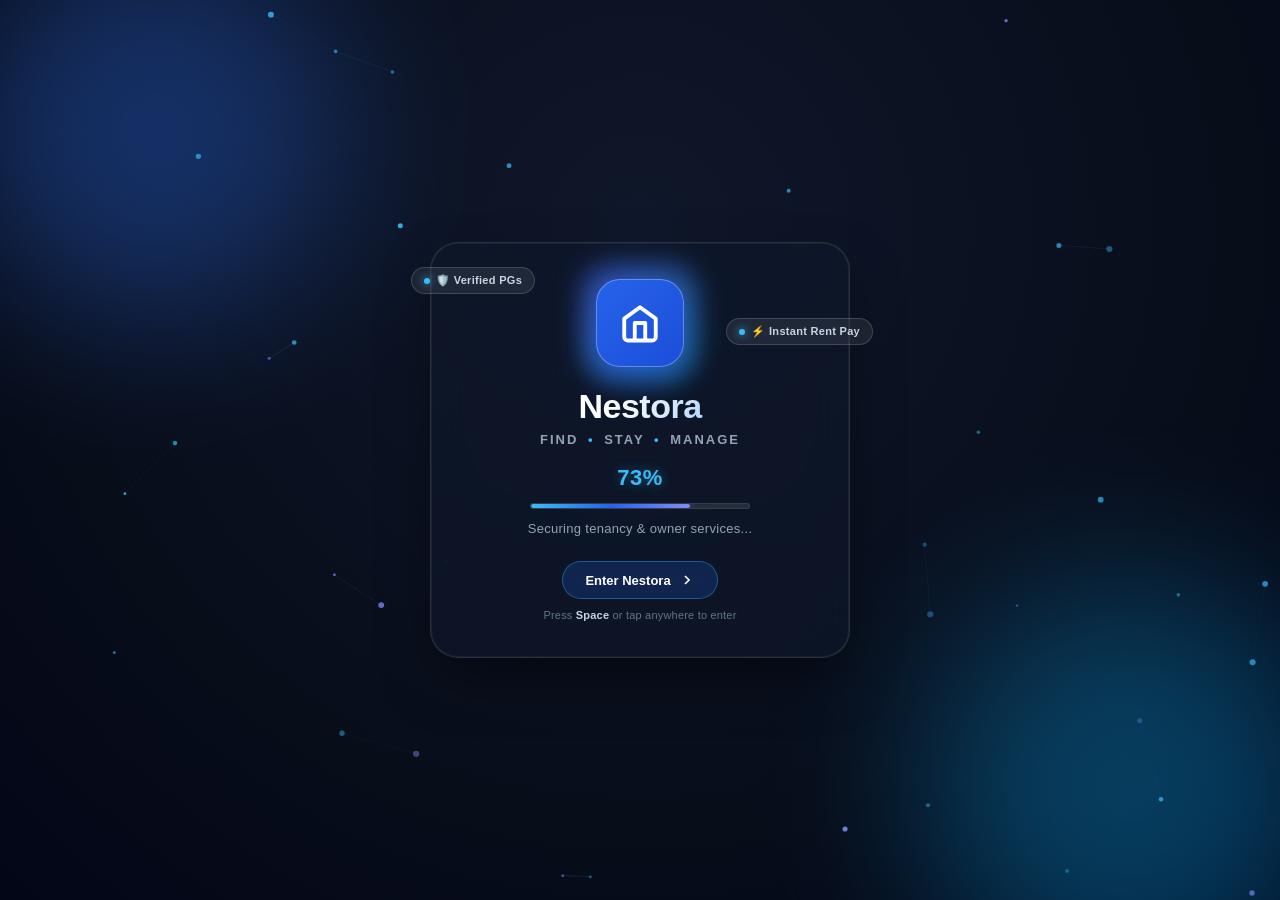
<file: index.html>
<!DOCTYPE html>

<html lang="en">

<head>
    <meta charset="UTF-8">
    <meta name="viewport" content="width=device-width, initial-scale=1.0">


<title>Nestora | Welcome</title>

<link rel="stylesheet" href="style.css">


</head>

<body>

<!-- ================= INTERACTIVE PRELOADER ================= -->
<div id="appPreloader" class="app-preloader" role="status" aria-live="polite" aria-label="Loading Nestora">
    <!-- Interactive Canvas Background -->
    <canvas id="preloaderCanvas" class="preloader-canvas"></canvas>

    <!-- Ambient Glowing Backdrop -->
    <div class="preloader-backdrop">
        <div class="glow-orb glow-orb-1"></div>
        <div class="glow-orb glow-orb-2"></div>
    </div>

    <!-- Centered Interactive Card with 3D Parallax & Physics -->
    <div class="preloader-content" id="preloaderCard">
        <!-- Floating Interactive Feature Badges -->
        <div class="preloader-chip chip-left" title="Click to interact">
            <span class="chip-dot"></span> 🛡️ Verified PGs
        </div>
        <div class="preloader-chip chip-right" title="Click to interact">
            <span class="chip-dot"></span> ⚡ Instant Rent Pay
        </div>

        <div class="preloader-icon-wrapper" id="preloaderLogoWrapper">
            <div class="preloader-pulse-ring ring-1"></div>
            <div class="preloader-pulse-ring ring-2"></div>
            <div class="preloader-icon-box" id="preloaderIconBox">
                <svg width="42" height="42" viewBox="0 0 24 24" fill="none" stroke="currentColor" stroke-width="2.2" stroke-linecap="round" stroke-linejoin="round">
                    <path d="M3 9.5L12 3l9 6.5V20a2 2 0 0 1-2 2H5a2 2 0 0 1-2-2z"/>
                    <polyline points="9 22 9 12 15 12 15 22"/>
                </svg>
            </div>
        </div>

        <div class="preloader-brand">
            <h1 class="preloader-title">Nestora</h1>
            <p class="preloader-tagline">Find <span>•</span> Stay <span>•</span> Manage</p>
        </div>

        <!-- Numeric Counter & Progress Indicator -->
        <div class="preloader-stats">
            <span class="preloader-counter" id="preloaderCounter">0%</span>
        </div>

        <div class="preloader-loader-wrapper">
            <div class="preloader-progress-track">
                <div class="preloader-progress-bar" id="preloaderProgressBar"></div>
            </div>
        </div>

        <p class="preloader-status-text" id="preloaderStatusText">Initializing Nestora platform...</p>

        <!-- Interactive Skip / Enter Button -->
        <button id="skipPreloaderBtn" class="preloader-enter-btn" type="button" aria-label="Enter Nestora directly">
            <span>Enter Nestora</span>
            <svg width="16" height="16" viewBox="0 0 24 24" fill="none" stroke="currentColor" stroke-width="2.5"><polyline points="9 18 15 12 9 6"></polyline></svg>
        </button>
        <span class="preloader-tip">Press <strong>Space</strong> or tap anywhere to enter</span>
    </div>
</div>
<noscript>
    <style>
        #appPreloader { display: none !important; }
    </style>
</noscript>

<!-- ================= NAVBAR ================= -->

<nav class="navbar">

    <div class="logo">
        Nestora
    </div>

    <div class="nav-right" style="display: flex; gap: 10px;">
        <a href="owner-auth.html" class="nav-box owner-box">
            Owner
        </a>
        <a href="admin-auth.html" class="nav-box" style="background: #fee2e2; color: #b91c1c; border: 1px solid #fecaca;">
            Admin 🛡️
        </a>
    </div>

</nav>


<!-- ================= WELCOME SECTION ================= -->

<main class="welcome-page">

    <!-- Ambient Glowing Backdrop -->
    <div class="welcome-bg-glows">
        <div class="welcome-orb orb-1"></div>
        <div class="welcome-orb orb-2"></div>
    </div>

    <div class="welcome-container">
        <!-- Main Interactive Hero Card -->
        <div class="welcome-card" id="interactiveWelcomeCard">
            
            <div class="welcome-badge">
                <span class="badge-pulse"></span>
                <span>Smart Living Ecosystem</span>
            </div>

            <h1>Welcome to <span>Nestora</span></h1>

            <p class="tagline">
                Find <span>•</span> Stay <span>•</span> Manage
            </p>

            <p class="description">
                The modern, hassle-free PG living platform for tenants and property owners. Seamless onboarding, verified spaces, and instant grievance management.
            </p>

            <!-- Interactive Role Selector Grid -->
            <div class="role-selector-grid">
                <a href="tenant-auth.html" class="role-card active-role">
                    <div class="role-icon-box tenant-role">
                        <svg width="22" height="22" viewBox="0 0 24 24" fill="none" stroke="currentColor" stroke-width="2"><path d="M20 21v-2a4 4 0 0 0-4-4H8a4 4 0 0 0-4 4v2"/><circle cx="12" cy="7" r="4"/></svg>
                    </div>
                    <div class="role-info">
                        <strong>Tenant Portal</strong>
                        <span>Browse, book & stay</span>
                    </div>
                    <span class="role-arrow">➔</span>
                </a>

                <a href="owner-auth.html" class="role-card">
                    <div class="role-icon-box owner-role">
                        <svg width="22" height="22" viewBox="0 0 24 24" fill="none" stroke="currentColor" stroke-width="2"><path d="M3 9l9-7 9 7v11a2 2 0 0 1-2 2H5a2 2 0 0 1-2-2z"/><polyline points="9 22 9 12 15 12 15 22"/></svg>
                    </div>
                    <div class="role-info">
                        <strong>PG Owner Portal</strong>
                        <span>Manage rooms & tenants</span>
                    </div>
                    <span class="role-arrow">➔</span>
                </a>

                <a href="admin-auth.html" class="role-card admin-role-card">
                    <div class="role-icon-box admin-role">
                        <svg width="22" height="22" viewBox="0 0 24 24" fill="none" stroke="currentColor" stroke-width="2"><path d="M12 22s8-4 8-10V5l-8-3-8 3v7c0 6 8 10 8 10z"/></svg>
                    </div>
                    <div class="role-info">
                        <strong>Admin Portal</strong>
                        <span>Platform governance</span>
                    </div>
                    <span class="role-arrow">➔</span>
                </a>
            </div>

            <!-- Primary Action Buttons -->
            <div class="welcome-buttons">
                <a href="tenant-auth.html" class="btn-interactive primary">
                    <span>Sign In</span>
                    <svg width="16" height="16" viewBox="0 0 24 24" fill="none" stroke="currentColor" stroke-width="2.5"><polyline points="9 18 15 12 9 6"></polyline></svg>
                </a>

                <a href="tenant-auth.html?mode=signup" class="btn-interactive secondary">
                    <span>Sign Up</span>
                </a>
            </div>

            <!-- Trust & Feature Strip -->
            <div class="welcome-feature-strip">
                <div class="feature-pill">
                    <svg width="15" height="15" viewBox="0 0 24 24" fill="none" stroke="#2563eb" stroke-width="2.5"><path d="M22 11.08V12a10 10 0 1 1-5.93-9.14"/><polyline points="22 4 12 14.01 9 11.01"/></svg>
                    <span>100% Verified PGs</span>
                </div>
                <div class="feature-pill">
                    <svg width="15" height="15" viewBox="0 0 24 24" fill="none" stroke="#2563eb" stroke-width="2.5"><rect x="1" y="4" width="22" height="16" rx="2" ry="2"/><line x1="1" y1="10" x2="23" y2="10"/></svg>
                    <span>Instant Rent Tracker</span>
                </div>
                <div class="feature-pill">
                    <svg width="15" height="15" viewBox="0 0 24 24" fill="none" stroke="#2563eb" stroke-width="2.5"><path d="M14.7 6.3a1 1 0 0 0 0 1.4l1.6 1.6a1 1 0 0 0 1.4 0l3.77-3.77a6 6 0 0 1-7.94 7.94l-6.91 6.91a2.12 2.12 0 0 1-3-3l6.91-6.91a6 6 0 0 1 7.94-7.94l-3.76 3.76z"/></svg>
                    <span>Smart Maintenance</span>
                </div>
            </div>

        </div>
    </div>

</main>

<script>
    (function() {
        // -------------------------------------------------------------
        // 1. Interactive Particle Constellation Canvas
        // -------------------------------------------------------------
        const canvas = document.getElementById("preloaderCanvas");
        const ctx = canvas ? canvas.getContext("2d") : null;
        let animationFrameId = null;
        let particles = [];
        let ripples = [];
        const particleCount = 42;
        const mouse = { x: null, y: null, radius: 130 };

        function initCanvas() {
            if (!canvas || !ctx) return;
            resizeCanvas();
            particles = [];
            for (let i = 0; i < particleCount; i++) {
                particles.push({
                    x: Math.random() * canvas.width,
                    y: Math.random() * canvas.height,
                    vx: (Math.random() - 0.5) * 0.7,
                    vy: (Math.random() - 0.5) * 0.7,
                    radius: Math.random() * 2 + 1.2,
                    color: Math.random() > 0.4 ? "rgba(56, 189, 248, " : "rgba(129, 140, 248, ",
                    alpha: Math.random() * 0.6 + 0.3
                });
            }
        }

        function resizeCanvas() {
            if (!canvas) return;
            canvas.width = window.innerWidth;
            canvas.height = window.innerHeight;
        }

        window.addEventListener("resize", resizeCanvas);

        window.addEventListener("mousemove", (e) => {
            mouse.x = e.clientX;
            mouse.y = e.clientY;
        });

        window.addEventListener("mouseleave", () => {
            mouse.x = null;
            mouse.y = null;
        });

        // Shockwave ripple on click / tap
        window.addEventListener("click", (e) => {
            const preloader = document.getElementById("appPreloader");
            if (preloader && !preloader.classList.contains("preloader-hidden")) {
                ripples.push({
                    x: e.clientX,
                    y: e.clientY,
                    radius: 4,
                    maxRadius: 180,
                    alpha: 0.8
                });
            }
        });

        function animateParticles() {
            if (!ctx || !canvas) return;
            ctx.clearRect(0, 0, canvas.width, canvas.height);

            // Render & update ripples
            for (let i = ripples.length - 1; i >= 0; i--) {
                const r = ripples[i];
                r.radius += 4.5;
                r.alpha -= 0.025;
                if (r.alpha <= 0 || r.radius >= r.maxRadius) {
                    ripples.splice(i, 1);
                    continue;
                }
                ctx.save();
                ctx.beginPath();
                ctx.arc(r.x, r.y, r.radius, 0, Math.PI * 2);
                ctx.strokeStyle = `rgba(56, 189, 248, ${r.alpha})`;
                ctx.lineWidth = 2;
                ctx.stroke();
                ctx.restore();
            }

            // Render & update particles
            for (let i = 0; i < particles.length; i++) {
                const p = particles[i];
                p.x += p.vx;
                p.y += p.vy;

                if (p.x < 0 || p.x > canvas.width) p.vx *= -1;
                if (p.y < 0 || p.y > canvas.height) p.vy *= -1;

                // Connect lines between nearby particles
                for (let j = i + 1; j < particles.length; j++) {
                    const p2 = particles[j];
                    const dx = p.x - p2.x;
                    const dy = p.y - p2.y;
                    const dist = Math.sqrt(dx * dx + dy * dy);
                    if (dist < 100) {
                        const lineAlpha = (1 - dist / 100) * 0.25;
                        ctx.strokeStyle = `rgba(56, 189, 248, ${lineAlpha})`;
                        ctx.lineWidth = 0.8;
                        ctx.beginPath();
                        ctx.moveTo(p.x, p.y);
                        ctx.lineTo(p2.x, p2.y);
                        ctx.stroke();
                    }
                }

                // Mouse interaction (gravity & connection)
                if (mouse.x !== null && mouse.y !== null) {
                    const mdx = mouse.x - p.x;
                    const mdy = mouse.y - p.y;
                    const mdist = Math.sqrt(mdx * mdx + mdy * mdy);
                    if (mdist < mouse.radius) {
                        const mAlpha = (1 - mdist / mouse.radius) * 0.6;
                        ctx.strokeStyle = `rgba(129, 140, 248, ${mAlpha})`;
                        ctx.lineWidth = 1;
                        ctx.beginPath();
                        ctx.moveTo(p.x, p.y);
                        ctx.lineTo(mouse.x, mouse.y);
                        ctx.stroke();
                    }
                }

                ctx.beginPath();
                ctx.arc(p.x, p.y, p.radius, 0, Math.PI * 2);
                ctx.fillStyle = p.color + p.alpha + ")";
                ctx.fill();
            }

            animationFrameId = requestAnimationFrame(animateParticles);
        }

        initCanvas();
        animateParticles();

        // -------------------------------------------------------------
        // 2. Dynamic Progress & Interactive Dismissal
        // -------------------------------------------------------------
        const preloader = document.getElementById("appPreloader");
        const counterEl = document.getElementById("preloaderCounter");
        const progressBar = document.getElementById("preloaderProgressBar");
        const statusTextEl = document.getElementById("preloaderStatusText");
        const skipBtn = document.getElementById("skipPreloaderBtn");

        let progress = 0;
        let isDismissed = false;
        const progressDuration = 1500; // ms to reach 100% naturally
        const startTime = performance.now();

        const statusSteps = [
            { at: 0, text: "Initializing Nestora platform..." },
            { at: 30, text: "Connecting verified PG hubs..." },
            { at: 65, text: "Securing tenancy & owner services..." },
            { at: 92, text: "Welcome to Nestora! ✨" }
        ];

        function updateProgress(now) {
            if (isDismissed) return;
            const elapsed = now - startTime;
            const targetProgress = Math.min(100, Math.floor((elapsed / progressDuration) * 100));

            if (targetProgress > progress) {
                progress = targetProgress;
                if (counterEl) counterEl.textContent = progress + "%";
                if (progressBar) progressBar.style.width = progress + "%";

                // Update status text
                for (let i = statusSteps.length - 1; i >= 0; i--) {
                    if (progress >= statusSteps[i].at) {
                        if (statusTextEl && statusTextEl.textContent !== statusSteps[i].text) {
                            statusTextEl.textContent = statusSteps[i].text;
                        }
                        break;
                    }
                }
            }

            if (progress >= 100) {
                setTimeout(dismissPreloader, 250);
            } else {
                requestAnimationFrame(updateProgress);
            }
        }

        requestAnimationFrame(updateProgress);

        function dismissPreloader() {
            if (!preloader || isDismissed) return;
            isDismissed = true;
            if (counterEl) counterEl.textContent = "100%";
            if (progressBar) progressBar.style.width = "100%";
            if (statusTextEl) statusTextEl.textContent = "Welcome to Nestora! ✨";

            preloader.classList.add("preloader-hidden");
            setTimeout(() => {
                preloader.style.display = "none";
                if (animationFrameId) cancelAnimationFrame(animationFrameId);
            }, 600);
        }

        // Skip Button Event
        if (skipBtn) {
            skipBtn.addEventListener("click", (e) => {
                e.stopPropagation();
                dismissPreloader();
            });
        }

        // Keyboard Space / Enter Shortcut
        window.addEventListener("keydown", (e) => {
            if (e.code === "Space" || e.code === "Enter") {
                if (preloader && !isDismissed) {
                    e.preventDefault();
                    dismissPreloader();
                }
            }
        });

        // Click anywhere to enter if progress >= 25%
        if (preloader) {
            preloader.addEventListener("click", () => {
                if (progress >= 25) {
                    dismissPreloader();
                }
            });
        }

        // -------------------------------------------------------------
        // 3. Interactive 3D Tilt on Hover (Preloader & Welcome Cards)
        // -------------------------------------------------------------
        function setup3DTilt(element, maxAngle) {
            if (!element) return;
            element.addEventListener("mousemove", (e) => {
                const rect = element.getBoundingClientRect();
                const x = e.clientX - rect.left;
                const y = e.clientY - rect.top;
                const centerX = rect.width / 2;
                const centerY = rect.height / 2;
                const rotateX = ((y - centerY) / centerY) * -maxAngle;
                const rotateY = ((x - centerX) / centerX) * maxAngle;

                element.style.transform = "perspective(1000px) rotateX(" + rotateX.toFixed(2) + "deg) rotateY(" + rotateY.toFixed(2) + "deg) translateY(-2px)";
            });

            element.addEventListener("mouseleave", () => {
                element.style.transform = "perspective(1000px) rotateX(0deg) rotateY(0deg) translateY(0px)";
            });
        }

        setup3DTilt(document.getElementById("preloaderCard"), 8);
        setup3DTilt(document.getElementById("interactiveWelcomeCard"), 6);
    })();
</script>

<script src="robot.js"></script>

</body>

</html>
</file>
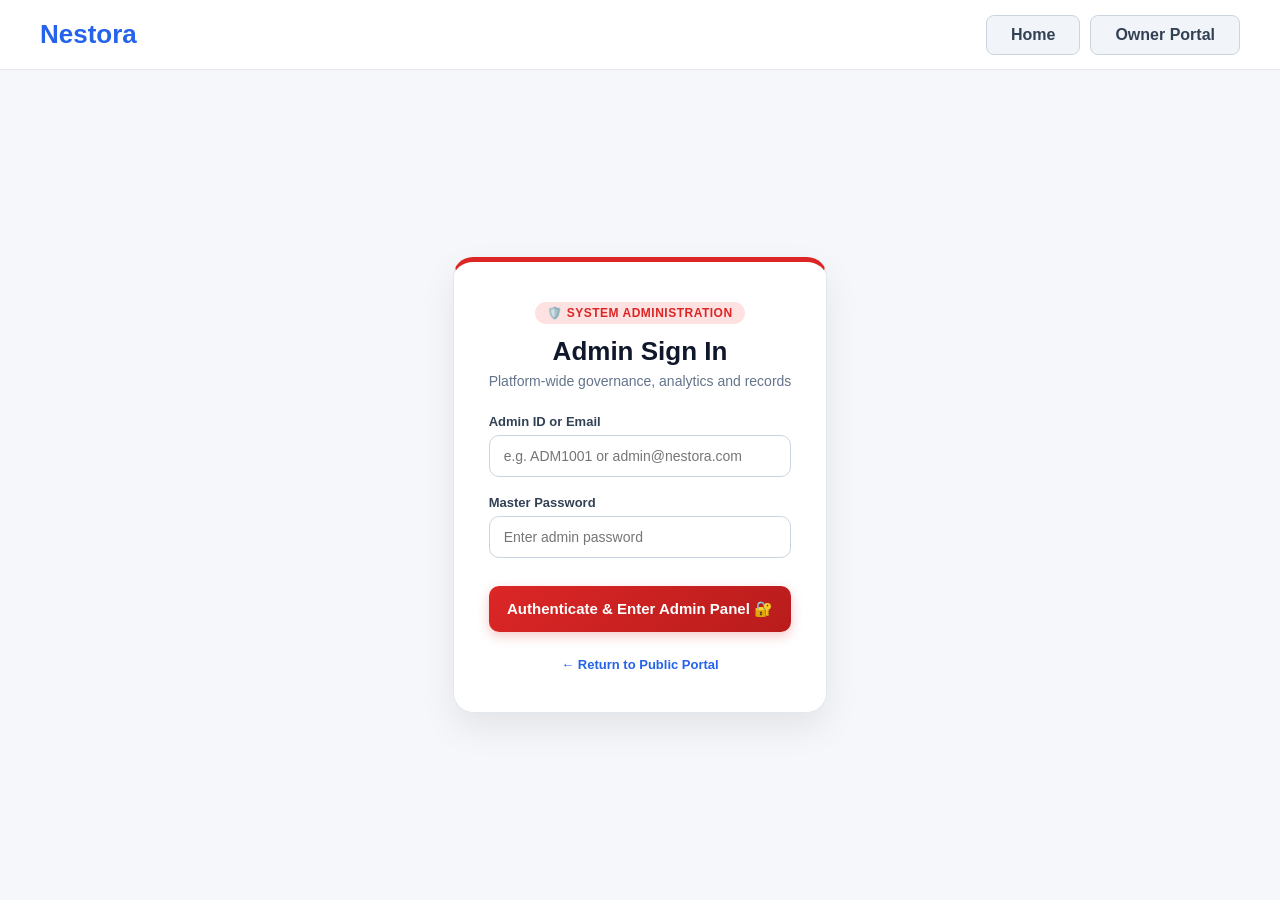
<file: admin-auth.html>
<!DOCTYPE html>
<html lang="en">

<head>
    <meta charset="UTF-8">
    <meta name="viewport" content="width=device-width, initial-scale=1.0">
    <title>Nestora | Admin Portal</title>
    <link rel="stylesheet" href="style.css">
    <style>
        .admin-auth-card {
            max-width: 440px;
            margin: 60px auto;
            background: #ffffff;
            border-radius: 20px;
            padding: 40px 35px;
            box-shadow: 0 15px 35px rgba(0, 0, 0, 0.08);
            border: 1px solid #e2e8f0;
            border-top: 5px solid #dc2626;
        }
        .admin-portal-badge {
            display: inline-block;
            background: #fee2e2;
            color: #dc2626;
            font-size: 12px;
            font-weight: 700;
            padding: 4px 12px;
            border-radius: 9999px;
            text-transform: uppercase;
            letter-spacing: 0.5px;
            margin-bottom: 12px;
        }
        .admin-login-title {
            font-size: 26px;
            font-weight: 800;
            color: #0f172a;
            margin-bottom: 6px;
        }
        .admin-login-sub {
            color: #64748b;
            font-size: 14px;
            margin-bottom: 25px;
        }
        .admin-input-group {
            margin-bottom: 18px;
            text-align: left;
        }
        .admin-input-group label {
            display: block;
            font-size: 13px;
            font-weight: 600;
            color: #334155;
            margin-bottom: 6px;
        }
        .admin-input-group input {
            width: 100%;
            padding: 12px 14px;
            border: 1.5px solid #cbd5e1;
            border-radius: 10px;
            font-size: 14px;
            outline: none;
            transition: 0.2s;
            box-sizing: border-box;
        }
        .admin-input-group input:focus {
            border-color: #dc2626;
            box-shadow: 0 0 0 3px rgba(220, 38, 38, 0.12);
        }
        .admin-submit-btn {
            width: 100%;
            padding: 14px;
            border: none;
            background: linear-gradient(135deg, #dc2626, #b91c1c);
            color: #ffffff;
            font-size: 15px;
            font-weight: 700;
            border-radius: 10px;
            cursor: pointer;
            transition: 0.2s;
            margin-top: 10px;
            box-shadow: 0 4px 12px rgba(220, 38, 38, 0.25);
        }
        .admin-submit-btn:hover {
            background: linear-gradient(135deg, #b91c1c, #991b1b);
            transform: translateY(-1px);
            box-shadow: 0 6px 16px rgba(220, 38, 38, 0.35);
        }
        .auth-footer-links {
            margin-top: 25px;
            font-size: 13px;
            color: #64748b;
        }
        .auth-footer-links a {
            color: #2563eb;
            text-decoration: none;
            font-weight: 600;
        }
        .default-creds-hint {
            background: #f8fafc;
            border: 1px dashed #cbd5e1;
            border-radius: 10px;
            padding: 10px;
            font-size: 12px;
            color: #475569;
            margin-top: 20px;
            text-align: left;
        }
    </style>
</head>

<body>

    <!-- NAVBAR -->
    <nav class="navbar">
        <div class="logo">
            Nestora
        </div>
        <div class="nav-right" style="display: flex; gap: 10px;">
            <a href="index.html" class="nav-box owner-box">
                Home
            </a>
            <a href="owner-auth.html" class="nav-box owner-box">
                Owner Portal
            </a>
        </div>
    </nav>

    <!-- ADMIN AUTH CONTAINER -->
    <div style="min-height: calc(100vh - 70px); display: flex; align-items: center; justify-content: center; padding: 20px;">
        <div class="admin-auth-card text-center">
            <span class="admin-portal-badge">🛡️ System Administration</span>
            <h1 class="admin-login-title">Admin Sign In</h1>
            <p class="admin-login-sub">Platform-wide governance, analytics and records</p>

            <form id="adminLoginForm">
                <div class="admin-input-group">
                    <label for="adminLoginId">Admin ID or Email</label>
                    <input type="text" id="adminLoginId" required placeholder="e.g. ADM1001 or admin@nestora.com">
                </div>

                <div class="admin-input-group">
                    <label for="adminLoginPassword">Master Password</label>
                    <input type="password" id="adminLoginPassword" required placeholder="Enter admin password">
                </div>

                <div id="adminMessage" style="font-size: 13px; margin-bottom: 12px;"></div>

                <button type="submit" class="admin-submit-btn">
                    Authenticate & Enter Admin Panel 🔐
                </button>

                <div class="auth-footer-links">
                    <a href="index.html">← Return to Public Portal</a>
                </div>
            </form>
        </div>
    </div>

    <script src="app.js"></script>
</body>

</html>
</file>
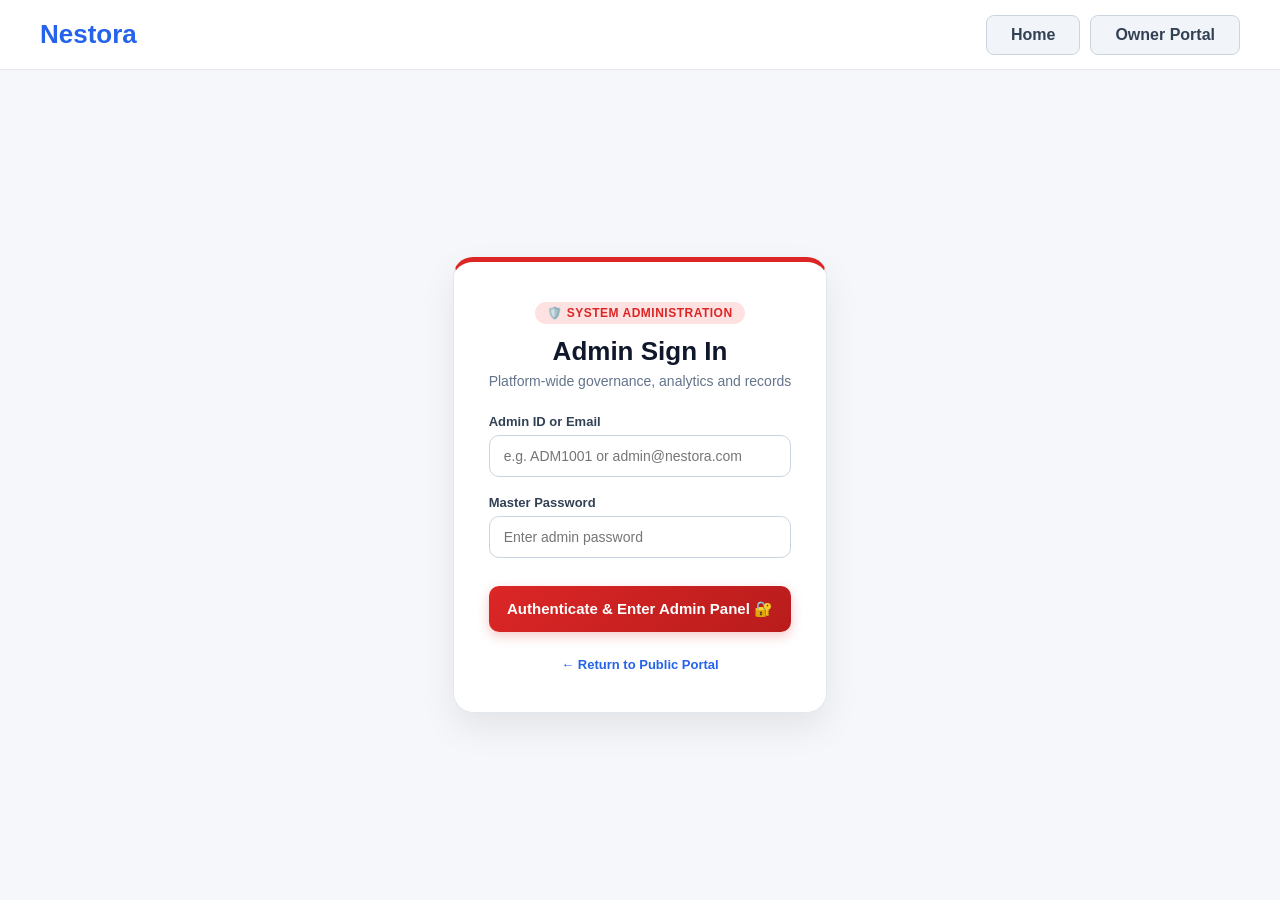
<file: admin.html>
<!DOCTYPE html>
<html lang="en">

<head>
    <meta charset="UTF-8">
    <meta name="viewport" content="width=device-width, initial-scale=1.0">
    <title>Nestora | Master Admin Panel</title>
    <link rel="stylesheet" href="style.css">
    <style>
        .admin-badge-tag {
            font-size: 11px;
            background: #fee2e2;
            color: #b91c1c;
            padding: 3px 8px;
            border-radius: 6px;
            font-weight: 700;
            vertical-align: middle;
            margin-left: 6px;
            text-transform: uppercase;
            letter-spacing: 0.5px;
            border: 1px solid #fecaca;
        }

        .admin-progress-bar {
            background: #e2e8f0;
            border-radius: 9999px;
            height: 8px;
            width: 100%;
            overflow: hidden;
            display: inline-block;
            vertical-align: middle;
            margin-top: 4px;
        }

        .admin-progress-fill {
            height: 100%;
            border-radius: 9999px;
            background: #2563eb;
            transition: width 0.3s;
        }

        .admin-progress-fill.green { background: #16a34a; }
        .admin-progress-fill.amber { background: #d97706; }
        .admin-progress-fill.red { background: #dc2626; }

        .report-section-card {
            background: #ffffff;
            border: 1px solid #e2e8f0;
            border-radius: 16px;
            padding: 24px;
            margin-bottom: 24px;
            box-shadow: 0 2px 8px rgba(0, 0, 0, 0.02);
        }

        .report-card-title {
            font-size: 18px;
            font-weight: 700;
            color: #0f172a;
            margin-bottom: 16px;
            display: flex;
            align-items: center;
            justify-content: space-between;
        }

        @media print {
            body * {
                visibility: hidden;
            }
            #printableAdminReportArea, #printableAdminReportArea * {
                visibility: visible;
            }
            #printableAdminReportArea {
                position: absolute;
                left: 0;
                top: 0;
                width: 100%;
            }
        }
    </style>
</head>

<body>

    <!-- =========================================
         NAVBAR
    ========================================== -->
    <nav class="dashboard-navbar">
        <div class="dashboard-logo">
            Nestora <span class="admin-badge-tag">Master Admin</span>
        </div>

        <div class="user-area">
            <div class="user-info">
                <strong id="adminName">System Administrator</strong>
                <span id="adminId">ADM1001</span>
            </div>
            <button class="logout-btn" onclick="logoutAdmin()">
                Logout 🚪
            </button>
        </div>
    </nav>

    <!-- =========================================
         DASHBOARD LAYOUT
    ========================================== -->
    <div class="dashboard-layout">

        <!-- =========================================
             ADMIN SIDEBAR
        ========================================== -->
        <aside class="sidebar">
            <div class="sidebar-title">Platform Governance</div>

            <button class="sidebar-item active" onclick="showAdminSection('admin-dashboard')">
                🏠 Dashboard
            </button>

            <button class="sidebar-item" onclick="showAdminSection('admin-tenants')">
                👥 All Tenants
            </button>

            <button class="sidebar-item" onclick="showAdminSection('admin-owners')">
                🏢 All Owners
            </button>

            <button class="sidebar-item" onclick="showAdminSection('admin-reports')">
                📊 Reports & Analytics
            </button>

            <button class="sidebar-item" onclick="showAdminSection('admin-pgs')">
                🏘️ All Properties
            </button>

            <button class="sidebar-item" onclick="showAdminSection('admin-complaints')">
                📝 System Complaints
            </button>

            <button class="sidebar-item" onclick="showAdminSection('admin-profile')">
                👤 Admin Profile
            </button>

            <button class="sidebar-item logout-sidebar-item" onclick="logoutAdmin()">
                🚪 Logout
            </button>
        </aside>

        <!-- =========================================
             MAIN CONTENT AREA
        ========================================== -->
        <main class="dashboard-content">

            <!-- =========================================
                 1. ADMIN DASHBOARD
            ========================================== -->
            <section id="admin-dashboard" class="dashboard-section active-section">
                <div class="section-header-row">
                    <div>
                        <h1>Master Administration</h1>
                        <p class="section-subtitle">Platform-wide overview of all tenants, owners, properties, revenue and service operations.</p>
                    </div>
                    <div class="header-actions">
                        <button class="primary-dashboard-btn" onclick="showAdminSection('admin-reports')">
                            📊 View Full Reports
                        </button>
                    </div>
                </div>

                <!-- 8 High-Level KPI Summary Cards -->
                <div class="owner-stats-grid" style="grid-template-columns: repeat(4, 1fr);">
                    <div class="owner-kpi-card" onclick="showAdminSection('admin-tenants')">
                        <div class="kpi-icon teal">👥</div>
                        <div class="kpi-info">
                            <span class="kpi-label">Total Tenants</span>
                            <strong class="kpi-value" id="adminStatTenants">0</strong>
                        </div>
                    </div>

                    <div class="owner-kpi-card" onclick="showAdminSection('admin-owners')">
                        <div class="kpi-icon purple">🏢</div>
                        <div class="kpi-info">
                            <span class="kpi-label">Total Owners</span>
                            <strong class="kpi-value" id="adminStatOwners">0</strong>
                        </div>
                    </div>

                    <div class="owner-kpi-card" onclick="showAdminSection('admin-pgs')">
                        <div class="kpi-icon blue">🏘️</div>
                        <div class="kpi-info">
                            <span class="kpi-label">Total Properties</span>
                            <strong class="kpi-value" id="adminStatPgs">0</strong>
                        </div>
                    </div>

                    <div class="owner-kpi-card" onclick="showAdminSection('admin-reports')">
                        <div class="kpi-icon green">💰</div>
                        <div class="kpi-info">
                            <span class="kpi-label">Platform Revenue</span>
                            <strong class="kpi-value" id="adminStatRevenue">₹0</strong>
                        </div>
                    </div>

                    <div class="owner-kpi-card" onclick="showAdminSection('admin-reports')">
                        <div class="kpi-icon indigo">🚪</div>
                        <div class="kpi-info">
                            <span class="kpi-label">Total Rooms</span>
                            <strong class="kpi-value" id="adminStatRooms">0</strong>
                        </div>
                    </div>

                    <div class="owner-kpi-card" onclick="showAdminSection('admin-reports')">
                        <div class="kpi-icon orange">🛏️</div>
                        <div class="kpi-info">
                            <span class="kpi-label">Total Beds (Beds)</span>
                            <strong class="kpi-value" id="adminStatBeds">0</strong>
                        </div>
                    </div>

                    <div class="owner-kpi-card" onclick="showAdminSection('admin-reports')">
                        <div class="kpi-icon amber">📈</div>
                        <div class="kpi-info">
                            <span class="kpi-label">Occupancy Rate</span>
                            <strong class="kpi-value" id="adminStatOccupancyRate">0%</strong>
                        </div>
                    </div>

                    <div class="owner-kpi-card" onclick="showAdminSection('admin-complaints')">
                        <div class="kpi-icon rose">📝</div>
                        <div class="kpi-info">
                            <span class="kpi-label">Open Complaints</span>
                            <strong class="kpi-value" id="adminStatComplaints">0</strong>
                        </div>
                    </div>
                </div>

                <!-- Two Column Row 1: Recent Tenants & Recent Owners -->
                <div class="dashboard-two-col">
                    <div class="dashboard-section-block">
                        <div class="block-header">
                            <h2>👥 Recent Tenant Registrations</h2>
                            <a href="javascript:void(0)" onclick="showAdminSection('admin-tenants')" class="view-all-link">All Tenants →</a>
                        </div>
                        <div class="data-table-container">
                            <table class="data-table">
                                <thead>
                                    <tr>
                                        <th>Tenant</th>
                                        <th>Code</th>
                                        <th>Contact</th>
                                        <th>Date</th>
                                    </tr>
                                </thead>
                                <tbody id="adminRecentTenants">
                                    <tr><td colspan="4" class="text-center py-4 text-muted">Loading...</td></tr>
                                </tbody>
                            </table>
                        </div>
                    </div>

                    <div class="dashboard-section-block">
                        <div class="block-header">
                            <h2>🏢 Recent Owner Registrations</h2>
                            <a href="javascript:void(0)" onclick="showAdminSection('admin-owners')" class="view-all-link">All Owners →</a>
                        </div>
                        <div class="data-table-container">
                            <table class="data-table">
                                <thead>
                                    <tr>
                                        <th>Owner</th>
                                        <th>Code</th>
                                        <th>PGs</th>
                                        <th>Date</th>
                                    </tr>
                                </thead>
                                <tbody id="adminRecentOwners">
                                    <tr><td colspan="4" class="text-center py-4 text-muted">Loading...</td></tr>
                                </tbody>
                            </table>
                        </div>
                    </div>
                </div>

                <!-- Two Column Row 2: Recent Payments & Recent Complaints -->
                <div class="dashboard-two-col">
                    <div class="dashboard-section-block">
                        <div class="block-header">
                            <h2>💳 Platform Transactions</h2>
                            <a href="javascript:void(0)" onclick="showAdminSection('admin-reports')" class="view-all-link">Financial Report →</a>
                        </div>
                        <div class="data-table-container">
                            <table class="data-table">
                                <thead>
                                    <tr>
                                        <th>Tenant</th>
                                        <th>PG Name</th>
                                        <th>Amount</th>
                                        <th>Status</th>
                                    </tr>
                                </thead>
                                <tbody id="adminRecentPayments">
                                    <tr><td colspan="4" class="text-center py-4 text-muted">Loading...</td></tr>
                                </tbody>
                            </table>
                        </div>
                    </div>

                    <div class="dashboard-section-block">
                        <div class="block-header">
                            <h2>📝 Recent Issues Filed</h2>
                            <a href="javascript:void(0)" onclick="showAdminSection('admin-complaints')" class="view-all-link">All Complaints →</a>
                        </div>
                        <div class="data-table-container">
                            <table class="data-table">
                                <thead>
                                    <tr>
                                        <th>Reporter</th>
                                        <th>Role</th>
                                        <th>Subject</th>
                                        <th>Status</th>
                                    </tr>
                                </thead>
                                <tbody id="adminRecentComplaints">
                                    <tr><td colspan="4" class="text-center py-4 text-muted">Loading...</td></tr>
                                </tbody>
                            </table>
                        </div>
                    </div>
                </div>
            </section>

            <!-- =========================================
                 2. ALL TENANTS LIST
            ========================================== -->
            <section id="admin-tenants" class="dashboard-section">
                <div class="section-header-row">
                    <div>
                        <h1>All Registered Tenants</h1>
                        <p class="section-subtitle">Complete directory of all tenants registered across all properties in Nestora.</p>
                    </div>
                </div>

                <div class="filter-search-bar-double">
                    <input type="text" id="adminTenantSearch" placeholder="Search by name, ID, phone, email or password..." oninput="filterAdminTenants()">
                    <select id="adminTenantStatusFilter" onchange="filterAdminTenants()">
                        <option value="all">All Occupancy Statuses</option>
                        <option value="active">Living in PG (Active/Approved)</option>
                        <option value="registered">Registered / Not Allocated</option>
                    </select>
                </div>

                <div class="data-table-container">
                    <table class="data-table">
                        <thead>
                            <tr>
                                <th>Tenant ID</th>
                                <th>Password</th>
                                <th>Tenant Name</th>
                                <th>Phone</th>
                                <th>Email</th>
                                <th>Allocated Property</th>
                                <th>Room & Bed</th>
                                <th>Joined</th>
                                <th>Rent</th>
                                <th>Total Paid</th>
                                <th>Status</th>
                                <th>Actions</th>
                            </tr>
                        </thead>
                        <tbody id="adminTenantsTableBody">
                            <tr><td colspan="12" class="text-center py-4 text-muted">Loading tenants list...</td></tr>
                        </tbody>
                    </table>
                </div>
            </section>

            <!-- =========================================
                 3. ALL OWNERS LIST
            ========================================== -->
            <section id="admin-owners" class="dashboard-section">
                <div class="section-header-row">
                    <div>
                        <h1>All PG Owners</h1>
                        <p class="section-subtitle">Directory of all verified PG property owners, capacity, active tenants and revenue.</p>
                    </div>
                </div>

                <div class="filter-search-bar">
                    <input type="text" id="adminOwnerSearch" placeholder="Search by owner name, ID, phone, email or password..." oninput="filterAdminOwners()">
                </div>

                <div class="data-table-container">
                    <table class="data-table">
                        <thead>
                            <tr>
                                <th>Owner ID</th>
                                <th>Password</th>
                                <th>Owner Name</th>
                                <th>Phone</th>
                                <th>Email</th>
                                <th>Properties Managed</th>
                                <th>Rooms</th>
                                <th>Total Beds</th>
                                <th>Active Tenants</th>
                                <th>Total Revenue</th>
                                <th>Registered</th>
                                <th>Actions</th>
                            </tr>
                        </thead>
                        <tbody id="adminOwnersTableBody">
                            <tr><td colspan="12" class="text-center py-4 text-muted">Loading owners list...</td></tr>
                        </tbody>
                    </table>
                </div>
            </section>

            <!-- =========================================
                 4. REPORTS & ANALYTICS
            ========================================== -->
            <section id="admin-reports" class="dashboard-section">
                <div class="section-header-row">
                    <div>
                        <h1>System Reports & Analytics</h1>
                        <p class="section-subtitle">Consolidated financial, occupancy and operational intelligence across Nestora.</p>
                    </div>
                    <div class="header-actions">
                        <button class="primary-dashboard-btn" onclick="openAdminPrintReportModal()">
                            🖨️ Export Official Report
                        </button>
                    </div>
                </div>

                <!-- Report Section 1: Financial & Revenue -->
                <div class="report-section-card">
                    <div class="report-card-title">
                        <span>💰 Financial & Revenue Analytics</span>
                        <span id="reportGenTime" style="font-size:12px; font-weight:400; color:#64748b;">-</span>
                    </div>

                    <div class="payment-stats-grid" style="grid-template-columns: repeat(3, 1fr); margin-bottom:20px;">
                        <div class="payment-kpi-card green">
                            <span class="pay-kpi-label">Lifetime Revenue</span>
                            <strong class="pay-kpi-val" id="repTotalRev">₹0</strong>
                        </div>
                        <div class="payment-kpi-card blue">
                            <span class="pay-kpi-label">Current Month Collection</span>
                            <strong class="pay-kpi-val" id="repThisMonthRev">₹0</strong>
                        </div>
                        <div class="payment-kpi-card yellow">
                            <span class="pay-kpi-label">Previous Month Collection</span>
                            <strong class="pay-kpi-val" id="repLastMonthRev">₹0</strong>
                        </div>
                    </div>

                    <div class="dashboard-two-col">
                        <div>
                            <h3 style="font-size:15px; margin-bottom:10px; color:#0f172a;">Collections by Payment Method</h3>
                            <div class="data-table-container">
                                <table class="data-table">
                                    <thead>
                                        <tr>
                                            <th>Method</th>
                                            <th>Transactions</th>
                                            <th>Total Collected (₹)</th>
                                        </tr>
                                    </thead>
                                    <tbody id="repMethodTable">
                                        <tr><td colspan="3" class="text-center py-3 text-muted">Loading...</td></tr>
                                    </tbody>
                                </table>
                            </div>
                        </div>

                        <div>
                            <h3 style="font-size:15px; margin-bottom:10px; color:#0f172a;">Top Revenue Generating Properties</h3>
                            <div class="data-table-container">
                                <table class="data-table">
                                    <thead>
                                        <tr>
                                            <th>Property</th>
                                            <th>Owner</th>
                                            <th>Total Collected (₹)</th>
                                        </tr>
                                    </thead>
                                    <tbody id="repPgRankTable">
                                        <tr><td colspan="3" class="text-center py-3 text-muted">Loading...</td></tr>
                                    </tbody>
                                </table>
                            </div>
                        </div>
                    </div>
                </div>

                <!-- Report Section 2: Occupancy & Capacity -->
                <div class="report-section-card">
                    <div class="report-card-title">
                        <span>🛏️ Capacity & Occupancy Breakdown</span>
                    </div>

                    <div class="payment-stats-grid" style="grid-template-columns: repeat(4, 1fr); margin-bottom:20px;">
                        <div class="payment-kpi-card indigo">
                            <span class="pay-kpi-label">Total Beds in Platform</span>
                            <strong class="pay-kpi-val" id="repTotalBeds">0</strong>
                        </div>
                        <div class="payment-kpi-card red">
                            <span class="pay-kpi-label">Occupied Beds</span>
                            <strong class="pay-kpi-val" id="repOccupiedBeds">0</strong>
                        </div>
                        <div class="payment-kpi-card green">
                            <span class="pay-kpi-label">Available Vacancies</span>
                            <strong class="pay-kpi-val" id="repAvailableBeds">0</strong>
                        </div>
                        <div class="payment-kpi-card amber">
                            <span class="pay-kpi-label">System Occupancy Rate</span>
                            <strong class="pay-kpi-val" id="repOccRate">0%</strong>
                        </div>
                    </div>

                    <h3 style="font-size:15px; margin-bottom:10px; color:#0f172a;">Property-Wise Capacity Breakdown</h3>
                    <div class="data-table-container">
                        <table class="data-table">
                            <thead>
                                <tr>
                                    <th>Property Code</th>
                                    <th>Property Name</th>
                                    <th>Owner</th>
                                    <th>Rooms</th>
                                    <th>Total Beds</th>
                                    <th>Occupied</th>
                                    <th>Available</th>
                                    <th>Occupancy Rate</th>
                                </tr>
                            </thead>
                            <tbody id="repOccPgTable">
                                <tr><td colspan="8" class="text-center py-4 text-muted">Loading breakdown...</td></tr>
                            </tbody>
                        </table>
                    </div>
                </div>

                <!-- Report Section 3: Complaints & Operations -->
                <div class="report-section-card">
                    <div class="report-card-title">
                        <span>📝 Customer Service & Maintenance Resolution</span>
                    </div>

                    <div class="payment-stats-grid" style="grid-template-columns: repeat(4, 1fr);">
                        <div class="payment-kpi-card blue">
                            <span class="pay-kpi-label">Total Filed</span>
                            <strong class="pay-kpi-val" id="repTotalComps">0</strong>
                        </div>
                        <div class="payment-kpi-card yellow">
                            <span class="pay-kpi-label">Submitted / Pending</span>
                            <strong class="pay-kpi-val" id="repSubComps">0</strong>
                        </div>
                        <div class="payment-kpi-card amber">
                            <span class="pay-kpi-label">In Progress</span>
                            <strong class="pay-kpi-val" id="repInProgComps">0</strong>
                        </div>
                        <div class="payment-kpi-card green">
                            <span class="pay-kpi-label">Resolution Rate</span>
                            <strong class="pay-kpi-val" id="repResRate">0%</strong>
                        </div>
                    </div>
                </div>
            </section>

            <!-- =========================================
                 5. ALL PROPERTIES (ALL PGs)
            ========================================== -->
            <section id="admin-pgs" class="dashboard-section">
                <div class="section-header-row">
                    <div>
                        <h1>All Properties (PGs)</h1>
                        <p class="section-subtitle">Platform-wide property catalog and approval status control.</p>
                    </div>
                </div>

                <div class="filter-search-bar-double">
                    <input type="text" id="adminPgSearch" placeholder="Search by PG name, owner, city or ID..." oninput="filterAdminPgs()">
                    <select id="adminPgStatusFilter" onchange="filterAdminPgs()">
                        <option value="all">All Statuses</option>
                        <option value="approved">Approved / Active</option>
                        <option value="pending">Pending Review</option>
                        <option value="rejected">Rejected / Inactive</option>
                    </select>
                </div>

                <div class="data-table-container">
                    <table class="data-table">
                        <thead>
                            <tr>
                                <th>PG Code</th>
                                <th>Property Name</th>
                                <th>Owner</th>
                                <th>City</th>
                                <th>Type</th>
                                <th>Rent / Mo</th>
                                <th>Rooms</th>
                                <th>Beds</th>
                                <th>Occupancy</th>
                                <th>Status</th>
                                <th>Actions</th>
                            </tr>
                        </thead>
                        <tbody id="adminPgsTableBody">
                            <tr><td colspan="11" class="text-center py-4 text-muted">Loading properties...</td></tr>
                        </tbody>
                    </table>
                </div>
            </section>

            <!-- =========================================
                 6. ALL SYSTEM COMPLAINTS & APP REPORTS
            ========================================== -->
            <section id="admin-complaints" class="dashboard-section">
                <div class="section-header-row">
                    <div>
                        <h1>System & App Complaints</h1>
                        <p class="section-subtitle">Review, track and resolve platform feedback, app bugs, and technical issues submitted by tenants and owners.</p>
                    </div>
                </div>

                <div class="data-table-container">
                    <table class="data-table">
                        <thead>
                            <tr>
                                <th>Report ID</th>
                                <th>Reporter</th>
                                <th>Role</th>
                                <th>Contact</th>
                                <th>Category</th>
                                <th>Subject & Details</th>
                                <th>Reported On</th>
                                <th>Status</th>
                                <th>Admin Notes</th>
                                <th>Actions</th>
                            </tr>
                        </thead>
                        <tbody id="adminComplaintsTableBody">
                            <tr><td colspan="10" class="text-center py-4 text-muted">Loading system complaints...</td></tr>
                        </tbody>
                    </table>
                </div>
            </section>

            <!-- =========================================
                 7. ADMIN PROFILE
            ========================================== -->
            <section id="admin-profile" class="dashboard-section">
                <div class="section-header-row">
                    <div>
                        <h1>Administrator Profile & Security</h1>
                        <p class="section-subtitle">Master credentials and access governance.</p>
                    </div>
                </div>

                <div class="profile-two-col">
                    <div class="profile-card">
                        <div class="profile-card-header">
                            <h2>Profile Details</h2>
                        </div>
                        <form onsubmit="submitUpdateAdminProfile(event)" class="profile-form-padding">
                            <div class="form-group-custom">
                                <label>Admin ID</label>
                                <input type="text" id="profAdminId" readonly class="input-readonly">
                            </div>
                            <div class="form-group-custom">
                                <label>Administrator Name</label>
                                <input type="text" id="profAdminName" required>
                            </div>
                            <div class="form-group-custom">
                                <label>Email Address</label>
                                <input type="email" id="profAdminEmail" readonly class="input-readonly">
                            </div>
                            <div class="form-group-custom">
                                <label>Emergency Contact Phone</label>
                                <input type="tel" id="profAdminPhone" required>
                            </div>
                            <button type="submit" class="primary-dashboard-btn mt-3">
                                💾 Update Profile
                            </button>
                        </form>
                    </div>

                    <div class="profile-card">
                        <div class="profile-card-header">
                            <h2>Change Master Password</h2>
                        </div>
                        <form onsubmit="submitChangeAdminPassword(event)" class="profile-form-padding">
                            <div class="form-group-custom">
                                <label>Current Master Password</label>
                                <input type="password" id="adminOldPwd" required placeholder="Enter current password">
                            </div>
                            <div class="form-group-custom">
                                <label>New Master Password</label>
                                <input type="password" id="adminNewPwd" required minlength="6" placeholder="At least 6 characters">
                            </div>
                            <div class="form-group-custom">
                                <label>Confirm New Master Password</label>
                                <input type="password" id="adminConfirmPwd" required minlength="6" placeholder="Repeat new password">
                            </div>
                            <div id="adminPwdChangeMsg" class="form-feedback-msg"></div>
                            <button type="submit" class="primary-dashboard-btn mt-3" style="background:#dc2626;">
                                🔒 Save Master Password
                            </button>
                        </form>
                    </div>
                </div>
            </section>

        </main>
    </div>

    <!-- =========================================
         ADMIN ACTION MODALS
    ========================================== -->

    <!-- Modal 1: Tenant Full Dossier -->
    <div id="adminTenantModal" class="modal-backdrop hidden">
        <div class="modal-box modal-lg">
            <div class="modal-header">
                <h2>Tenant Dossier & History</h2>
                <button class="modal-close-btn" onclick="closeOwnerModal('adminTenantModal')">&times;</button>
            </div>
            <div class="modal-body" id="adminTenantModalContent">
                <div class="text-center py-4 text-muted">Loading dossier...</div>
            </div>
            <div class="modal-footer">
                <button type="button" class="primary-dashboard-btn" onclick="closeOwnerModal('adminTenantModal')">Close</button>
            </div>
        </div>
    </div>

    <!-- Modal 2: Owner Full Dossier -->
    <div id="adminOwnerModal" class="modal-backdrop hidden">
        <div class="modal-box modal-lg">
            <div class="modal-header">
                <h2>Owner Dossier & Properties</h2>
                <button class="modal-close-btn" onclick="closeOwnerModal('adminOwnerModal')">&times;</button>
            </div>
            <div class="modal-body" id="adminOwnerModalContent">
                <div class="text-center py-4 text-muted">Loading dossier...</div>
            </div>
            <div class="modal-footer">
                <button type="button" class="primary-dashboard-btn" onclick="closeOwnerModal('adminOwnerModal')">Close</button>
            </div>
        </div>
    </div>

    <!-- Modal 3: Printable System Report -->
    <div id="adminPrintReportModal" class="modal-backdrop hidden">
        <div class="modal-box modal-lg">
            <div class="modal-header">
                <h2>Official System Report</h2>
                <button class="modal-close-btn" onclick="closeOwnerModal('adminPrintReportModal')">&times;</button>
            </div>
            <div class="modal-body">
                <div id="printableAdminReportArea" style="background:#ffffff; padding:24px; border:1px solid #cbd5e1; border-radius:12px;">
                    <!-- Populated dynamically -->
                </div>
            </div>
            <div class="modal-footer">
                <button type="button" class="btn-secondary-custom" onclick="closeOwnerModal('adminPrintReportModal')">Close</button>
                <button type="button" class="primary-dashboard-btn" onclick="window.print()">🖨️ Print Report</button>
            </div>
        </div>
    </div>

    <!-- Modal 4: PG Status Update -->
    <div id="adminPgStatusModal" class="modal-backdrop hidden">
        <div class="modal-box modal-sm">
            <div class="modal-header">
                <h2>Update Property Status</h2>
                <button class="modal-close-btn" onclick="closeOwnerModal('adminPgStatusModal')">&times;</button>
            </div>
            <form onsubmit="submitAdminPgStatus(event)">
                <div class="modal-body">
                    <input type="hidden" id="modalAdminPgId">
                    <div class="form-group-custom">
                        <label>Property Name</label>
                        <input type="text" id="modalAdminPgName" readonly class="input-readonly">
                    </div>
                    <div class="form-group-custom">
                        <label>Status</label>
                        <select id="modalAdminPgStatusSelect">
                            <option value="approved">Approved / Active</option>
                            <option value="pending">Pending Review</option>
                            <option value="rejected">Rejected / Deactivated</option>
                        </select>
                    </div>
                </div>
                <div class="modal-footer">
                    <button type="button" class="btn-secondary-custom" onclick="closeOwnerModal('adminPgStatusModal')">Cancel</button>
                    <button type="submit" class="primary-dashboard-btn">Save Status</button>
                </div>
            </form>
        </div>
    </div>

    <!-- Modal 5: Complaint Status Update -->
    <div id="adminComplaintStatusModal" class="modal-backdrop hidden">
        <div class="modal-box modal-sm">
            <div class="modal-header">
                <h2>Admin Complaint Resolution</h2>
                <button class="modal-close-btn" onclick="closeOwnerModal('adminComplaintStatusModal')">&times;</button>
            </div>
            <form onsubmit="submitAdminComplaintStatus(event)">
                <div class="modal-body">
                    <input type="hidden" id="modalAdminComplaintId">
                    <div class="form-group-custom">
                        <label>Complaint Ref</label>
                        <input type="text" id="modalAdminComplaintRef" readonly class="input-readonly">
                    </div>
                    <div class="form-group-custom">
                        <label>Status</label>
                        <select id="modalAdminComplaintSelect">
                            <option value="pending">Pending</option>
                            <option value="in_progress">In Progress</option>
                            <option value="resolved">Resolved</option>
                            <option value="closed">Closed</option>
                        </select>
                    </div>
                    <div class="form-group-custom">
                        <label>Admin Resolution Notes</label>
                        <textarea id="modalAdminComplaintNotes" rows="3" placeholder="Enter notes or explanation for the reporter..." style="width: 100%; border: 1.5px solid #cbd5e1; border-radius: 8px; padding: 8px 12px; font-size: 13px; font-family: inherit;"></textarea>
                    </div>
                </div>
                <div class="modal-footer" style="display: flex; justify-content: space-between; align-items: center;">
                    <button type="button" class="btn-secondary-custom" style="background: #fee2e2; color: #b91c1c; border: 1px solid #fecaca;" onclick="deleteAdminComplaintFromModal()">🗑️ Delete</button>
                    <div style="display: flex; gap: 8px;">
                        <button type="button" class="btn-secondary-custom" onclick="closeOwnerModal('adminComplaintStatusModal')">Cancel</button>
                        <button type="submit" class="primary-dashboard-btn">Update Status</button>
                    </div>
                </div>
            </form>
        </div>
    </div>

    <script src="app.js"></script>
    <script src="robot.js"></script>
</body>

</html>
</file>
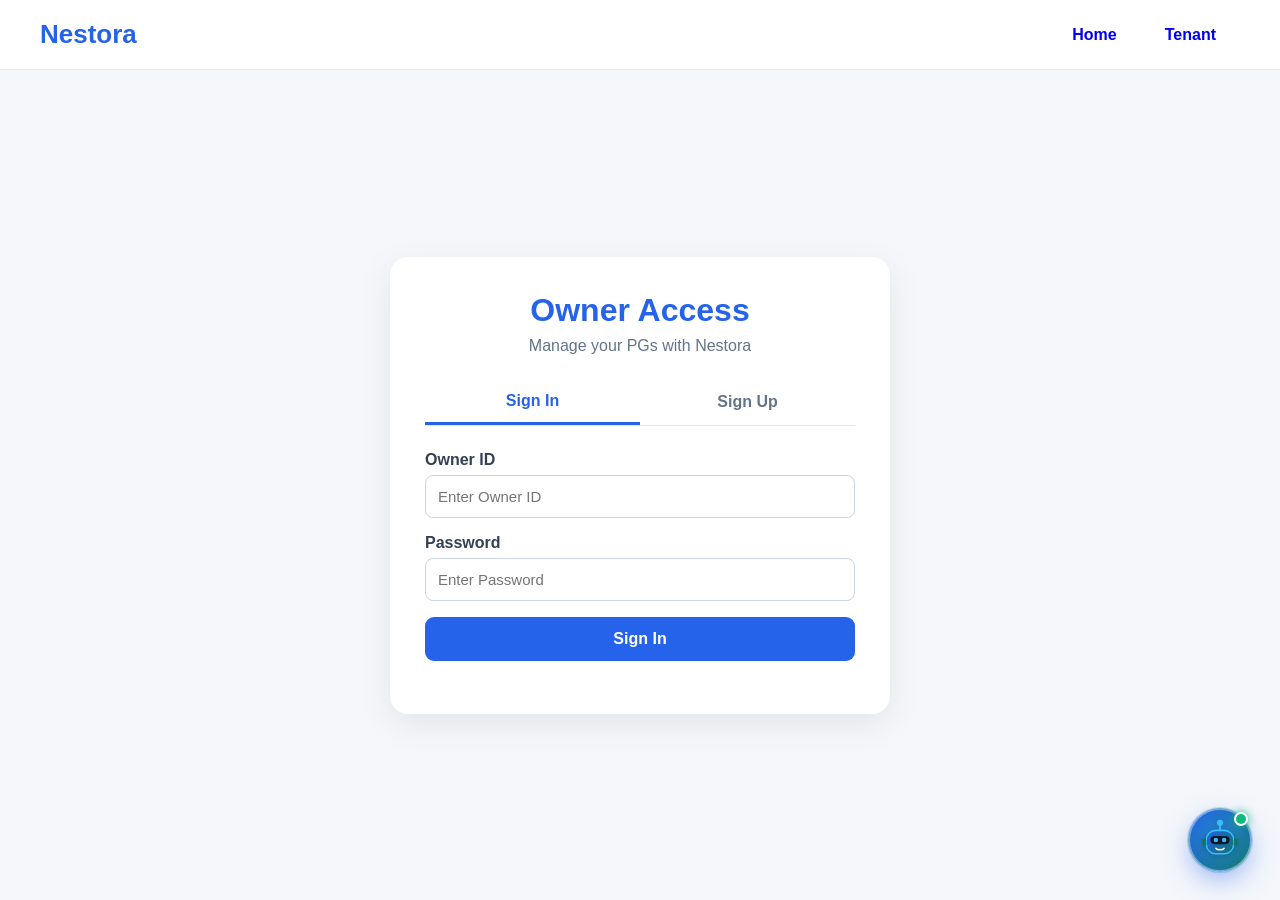
<file: owner-auth.html>
<!DOCTYPE html>

<html lang="en">

<head>
    <meta charset="UTF-8">
    <meta name="viewport" content="width=device-width, initial-scale=1.0">


<title>Nestora | Owner</title>

<link rel="stylesheet" href="style.css">


</head>

<body>


<!-- NAVBAR -->

<nav class="navbar">

    <div class="logo">
        Nestora
    </div>

    <div class="nav-right">

        <a href="index.html" class="nav-box">
            Home
        </a>

        <a href="tenant-auth.html" class="nav-box">
            Tenant
        </a>

    </div>

</nav>


<!-- OWNER AUTH -->

<main class="auth-page">

    <div class="auth-card">

        <h1>Owner Access</h1>

        <p class="auth-subtitle">
            Manage your PGs with Nestora
        </p>


        <!-- TABS -->

        <div class="auth-tabs">

            <button
                id="ownerLoginTab"
                class="auth-tab active"
                onclick="showOwnerLogin()">
                Sign In
            </button>

            <button
                id="ownerSignupTab"
                class="auth-tab"
                onclick="showOwnerSignup()">
                Sign Up
            </button>

        </div>


        <!-- OWNER LOGIN -->

        <form id="ownerLoginForm">

            <div class="form-group">

                <label>Owner ID</label>

                <input
                    type="text"
                    id="ownerLoginId"
                    placeholder="Enter Owner ID"
                    required>

            </div>


            <div class="form-group">

                <label>Password</label>

                <input
                    type="password"
                    id="ownerLoginPassword"
                    placeholder="Enter Password"
                    required>

            </div>


            <button type="submit" class="auth-button">
                Sign In
            </button>

        </form>


        <!-- OWNER SIGNUP -->

        <form id="ownerSignupForm" style="display: none;">

            <div class="form-group">

                <label>Full Name</label>

                <input
                    type="text"
                    id="ownerSignupName"
                    placeholder="Enter your name"
                    required>

            </div>


            <div class="form-group">

                <label>Phone</label>

                <input
                    type="tel"
                    id="ownerSignupPhone"
                    placeholder="Enter phone number"
                    required>

            </div>


    <div class="form-group">
<label for="ownerSignupPgName" >
        🏢 PG Name *
    </label>
    <input
        type="text"
        id="ownerSignupPgName"
        placeholder="e.g. Mannat Girls PG, Nemat Girls PG, Nestora Comfort Stay"
        required>
</div>
<div class="form-group">
                <label>Email</label>

                <input
                    type="email"
                    id="ownerSignupEmail"
                    placeholder="Enter email"
                    required>

            </div>


            <div class="form-group">

                <label>Address</label>

                <textarea
                    id="ownerSignupAddress"
                    placeholder="Enter your address"
                    required></textarea>

            </div>


            <div class="form-group">

                <label>Password</label>

                <input
                    type="password"
                    id="ownerSignupPassword"
                    placeholder="Create password"
                    required>

            </div>


            <div class="form-group">

                <label>Confirm Password</label>

                <input
                    type="password"
                    id="ownerSignupConfirmPassword"
                    placeholder="Confirm password"
                    required>

            </div>


            <button type="submit" class="auth-button">
                Create Owner Account
            </button>

        </form>


        <p id="ownerMessage" class="message"></p>

    </div>

</main>


<script src="app.js"></script>
<script src="robot.js"></script>

</body>

</html>
</file>
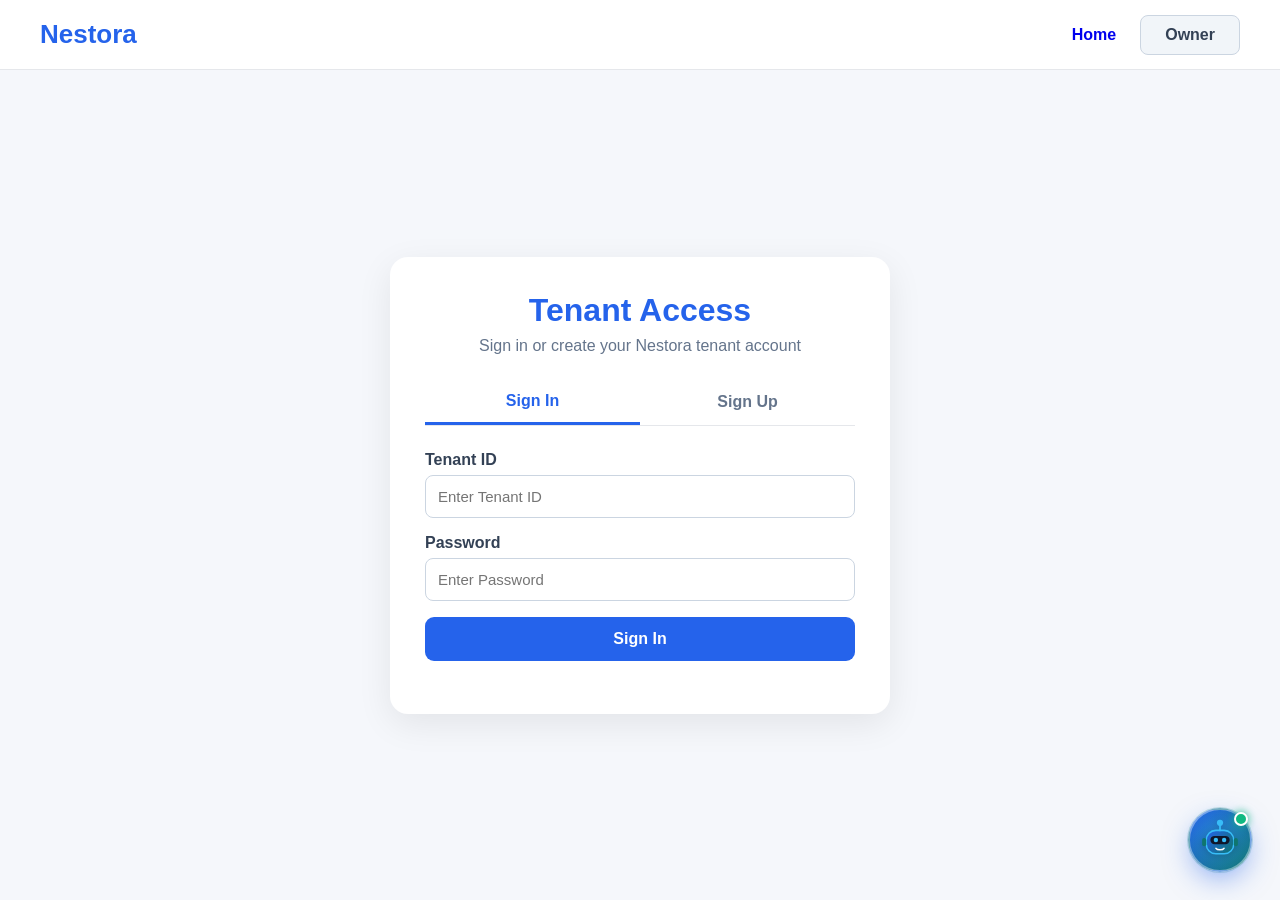
<file: tenant-auth.html>
<!DOCTYPE html>

<html lang="en">

<head>
    <meta charset="UTF-8">
    <meta name="viewport" content="width=device-width, initial-scale=1.0">


<title>Nestora | Tenant</title>

<link rel="stylesheet" href="style.css">


</head>

<body>


<!-- NAVBAR -->

<nav class="navbar">

    <div class="logo">
        Nestora
    </div>

    <div class="nav-right">

        <a href="index.html" class="nav-box">
            Home
        </a>

        <a href="owner-auth.html" class="nav-box owner-box">
            Owner
        </a>

    </div>

</nav>


<!-- TENANT AUTH -->

<main class="auth-page">

    <div class="auth-card">

        <h1>Tenant Access</h1>

        <p class="auth-subtitle">
            Sign in or create your Nestora tenant account
        </p>


        <!-- TABS -->

        <div class="auth-tabs">

            <button
                id="loginTab"
                class="auth-tab active"
                onclick="showLogin()">
                Sign In
            </button>

            <button
                id="signupTab"
                class="auth-tab"
                onclick="showSignup()">
                Sign Up
            </button>

        </div>


        <!-- LOGIN -->

        <form id="loginForm">

            <div class="form-group">

                <label>Tenant ID</label>

                <input
                    type="text"
                    id="loginUserId"
                    placeholder="Enter Tenant ID"
                    required>

            </div>


            <div class="form-group">

                <label>Password</label>

                <input
                    type="password"
                    id="loginPassword"
                    placeholder="Enter Password"
                    required>

            </div>


            <button type="submit" class="auth-button">
                Sign In
            </button>

        </form>


        <!-- SIGNUP -->

        <form id="signupForm" style="display: none;">

            <div class="form-group">

                <label>Full Name</label>

                <input
                    type="text"
                    id="signupName"
                    placeholder="Enter your name"
                    required>

            </div>


            <div class="form-group">

                <label>Phone</label>

                <input
                    type="tel"
                    id="signupPhone"
                    placeholder="Enter phone number"
                    required>

            </div>


            <div class="form-group">

                <label>Email</label>

                <input
                    type="email"
                    id="signupEmail"
                    placeholder="Enter email"
                    required>

            </div>


            <div class="form-row">

                <div class="form-group">

                    <label>Age</label>

                    <input
                        type="number"
                        id="signupAge"
                        placeholder="Age"
                        required>

                </div>


                <div class="form-group">

                    <label>Gender</label>

                    <select id="signupGender" required>

                        <option value="">
                            Select
                        </option>

                        <option value="Male">
                            Male
                        </option>

                        <option value="Female">
                            Female
                        </option>

                        <option value="Other">
                            Other
                        </option>

                    </select>

                </div>

            </div>


            <div class="form-group">

                <label>Address</label>

                <textarea
                    id="signupAddress"
                    placeholder="Enter your address"
                    required></textarea>

            </div>


            <div class="form-group">

                <label>Password</label>

                <input
                    type="password"
                    id="signupPassword"
                    placeholder="Create password"
                    required>

            </div>


            <div class="form-group">

                <label>Confirm Password</label>

                <input
                    type="password"
                    id="signupConfirmPassword"
                    placeholder="Confirm password"
                    required>

            </div>


            <button type="submit" class="auth-button">
                Create Tenant Account
            </button>

        </form>


        <p id="message" class="message"></p>

    </div>

</main>


<script src="app.js"></script>
<script src="robot.js"></script>

</body>

</html>
</file>
<file: style.css>
* {
  margin: 0;
  padding: 0;
  box-sizing: border-box;
  }

body {
font-family: Arial, sans-serif;
background: #f5f7fb;
color: #222;
}

/* =========================
NAVBAR
========================= */

.navbar {
height: 70px;
background: white;


display: flex;
align-items: center;
justify-content: space-between;

padding: 0 40px;

border-bottom: 1px solid #e5e7eb;


}

.logo {
font-size: 26px;
font-weight: 700;
color: #2563eb;
}

.nav-right {
display: flex;
align-items: center;
}

.nav-box {
text-decoration: none;


padding: 10px 24px;

border-radius: 8px;

font-weight: 600;

transition: 0.2s;

}

.owner-box {
background: #f1f5f9;
color: #334155;


border: 1px solid #cbd5e1;


}

.owner-box:hover {
background: #e2e8f0;
}

/* =========================
WELCOME PAGE
========================= */

.welcome-page {
min-height: calc(100vh - 70px);


display: flex;
justify-content: center;
align-items: center;

padding: 20px;


}

.welcome-card {
width: 100%;
max-width: 520px;


background: white;

padding: 55px 40px;

border-radius: 20px;

text-align: center;

box-shadow: 0 10px 35px rgba(0, 0, 0, 0.08);


}

.welcome-card h1 {
font-size: 42px;


margin-bottom: 12px;

color: #2563eb;


}

.tagline {
font-size: 20px;

font-weight: 600;

margin-bottom: 15px;


}

.description {
color: #666;


line-height: 1.6;

margin-bottom: 30px;

}

/* =========================
BUTTONS
========================= */

.welcome-buttons {
display: flex;


gap: 15px;

justify-content: center;

}

.btn {
text-decoration: none;

padding: 13px 30px;

border-radius: 10px;

font-weight: 600;

transition: 0.2s;


}

.primary {
background: #2563eb;


color: white;


}

.secondary {
background: white;


color: #2563eb;

border: 2px solid #2563eb;

}

.btn:hover {
transform: translateY(-2px);
}

/* =========================
MOBILE
========================= */

@media (max-width: 600px) {

.navbar {
    padding: 0 20px;
}

.welcome-card {
    padding: 40px 25px;
}

.welcome-card h1 {
    font-size: 32px;
}

.welcome-buttons {
    flex-direction: column;
}

.btn {
    width: 100%;
}


}


/* =========================
AUTH PAGE
========================= */

.auth-page {
min-height: calc(100vh - 70px);


display: flex;
justify-content: center;
align-items: center;

padding: 30px 20px;


}

.auth-card {
width: 100%;
max-width: 500px;


background: white;

padding: 35px;

border-radius: 18px;

box-shadow: 0 10px 35px rgba(0, 0, 0, 0.08);

}

.auth-card h1 {
text-align: center;
color: #2563eb;

margin-bottom: 8px;


}

.auth-subtitle {
text-align: center;


color: #64748b;

margin-bottom: 25px;


}

/* TABS */

.auth-tabs {
display: flex;


margin-bottom: 25px;

border-bottom: 1px solid #e5e7eb;


}

.auth-tab {
flex: 1;


padding: 12px;

background: transparent;

border: none;

cursor: pointer;

font-size: 16px;

font-weight: 600;

color: #64748b;


}

.auth-tab.active {
color: #2563eb;


border-bottom: 3px solid #2563eb;


}

/* FORM */

.form-group {
margin-bottom: 16px;
}

.form-group label {
display: block;


margin-bottom: 6px;

font-weight: 600;

color: #334155;


}

.form-group input,
.form-group select,
.form-group textarea {
width: 100%;


padding: 12px;

border: 1px solid #cbd5e1;

border-radius: 8px;

font-size: 15px;

outline: none;

}

.form-group input:focus,
.form-group select:focus,
.form-group textarea:focus {
border-color: #2563eb;
}

.form-group textarea {
min-height: 80px;

resize: vertical;


}

.form-row {
display: flex;


gap: 15px;


}

.form-row .form-group {
flex: 1;
}

/* BUTTON */

.auth-button {
width: 100%;


padding: 13px;

border: none;

border-radius: 9px;

background: #2563eb;

color: white;

font-size: 16px;

font-weight: 600;

cursor: pointer;


}

.auth-button:hover {
background: #1d4ed8;
}

/* MESSAGE */

.message {
text-align: center;


margin-top: 18px;

line-height: 1.6;


}

/* MOBILE */

@media (max-width: 600px) {


.auth-card {
    padding: 25px 20px;
}

.form-row {
    flex-direction: column;

    gap: 0;
}


}


/* =========================
DASHBOARD NAVBAR
========================= */

.dashboard-navbar {
height: 70px;


background: white;

display: flex;
align-items: center;
justify-content: space-between;

padding: 0 30px;

border-bottom: 1px solid #e5e7eb;


}

.dashboard-logo {
font-size: 26px;
font-weight: 700;


color: #2563eb;

}

.user-area {
display: flex;
align-items: center;


gap: 20px;


}

.user-info {
display: flex;
flex-direction: column;


text-align: right;


}

.user-info strong {
color: #0f172a;
}

.user-info span {
font-size: 12px;
color: #64748b;
}

.logout-btn {
border: none;


background: #fee2e2;
color: #dc2626;

padding: 9px 16px;

border-radius: 8px;

font-weight: 600;

cursor: pointer;


}

/* =========================
DASHBOARD LAYOUT
========================= */

.dashboard-layout {
display: flex;


min-height: calc(100vh - 70px);

background: #f8fafc;


}

/* =========================
SIDEBAR
========================= */

.sidebar {
width: 240px;


background: white;

border-right: 1px solid #e5e7eb;

padding: 25px 15px;


}

.sidebar-title {
font-size: 13px;

font-weight: 700;

color: #94a3b8;

text-transform: uppercase;

padding: 0 12px;

margin-bottom: 15px;


}

.sidebar-item {
width: 100%;


display: block;

text-align: left;

border: none;

background: transparent;

padding: 12px;

margin-bottom: 5px;

border-radius: 8px;

color: #475569;

font-size: 14px;

cursor: pointer;


}

.sidebar-item:hover {
background: #eff6ff;


color: #2563eb;


}

.sidebar-item.active {
background: #dbeafe;

color: #2563eb;

font-weight: 600;


}

/* =========================
CONTENT
========================= */

.dashboard-content {
flex: 1;


padding: 35px;

overflow-y: auto;


}

.dashboard-section {
display: none;
}

.dashboard-section.active-section {
display: block;
}

.dashboard-section h1 {
font-size: 30px;


color: #0f172a;

margin-bottom: 8px;


}

.section-subtitle {
color: #64748b;


margin-bottom: 30px;


}

/* =========================
STATS
========================= */

.stats-grid {
display: grid;


grid-template-columns: repeat(4, 1fr);

gap: 20px;

margin-bottom: 35px;


}

.stat-card {
background: white;


padding: 22px;

border-radius: 14px;

border: 1px solid #e5e7eb;

display: flex;

align-items: center;

gap: 15px;


}

.stat-icon {
font-size: 28px;


width: 50px;
height: 50px;

display: flex;

align-items: center;
justify-content: center;

background: #eff6ff;

border-radius: 10px;


}

.stat-card h3 {
font-size: 14px;


color: #475569;

margin-bottom: 5px;


}

.stat-card p {
font-size: 13px;


color: #64748b;


}

/* =========================
QUICK ACTIONS
========================= */

.quick-actions {
background: white;


padding: 25px;

border-radius: 14px;

border: 1px solid #e5e7eb;


}

.quick-actions h2 {
font-size: 20px;

margin-bottom: 20px;


}

.action-grid {
display: grid;


grid-template-columns: repeat(4, 1fr);

gap: 15px;


}

.action-grid button {
padding: 18px;


border: 1px solid #dbeafe;

background: #f8fafc;

border-radius: 10px;

cursor: pointer;

font-weight: 600;

color: #334155;


}

.action-grid button:hover {
background: #eff6ff;


color: #2563eb;

}

/* =========================
EMPTY / COMING CARD
========================= */

.coming-card,
.empty-state {
background: white;


border: 1px solid #e5e7eb;

border-radius: 15px;

padding: 50px;

text-align: center;


}

.big-icon {
font-size: 45px;


margin-bottom: 15px;


}

.coming-card h2,
.empty-state h2 {
margin-bottom: 10px;


color: #0f172a;


}

.coming-card p,
.empty-state p {
color: #64748b;


margin-bottom: 20px;


}

.primary-dashboard-btn {
border: none;


background: #2563eb;

color: white;

padding: 12px 22px;

border-radius: 8px;

font-weight: 600;

cursor: pointer;


}

/* =========================
PROFILE
========================= */

.profile-card {
background: white;


border: 1px solid #e5e7eb;

border-radius: 15px;

overflow: hidden;

max-width: 700px;


}

.profile-row {
display: flex;


justify-content: space-between;

padding: 18px 22px;

border-bottom: 1px solid #e5e7eb;


}

.profile-row:last-child {
border-bottom: none;
}

.profile-row strong {
color: #475569;
}

.profile-row span {
color: #0f172a;
}

/* =========================
RESPONSIVE
========================= */

@media (max-width: 900px) {


.stats-grid {
    grid-template-columns: repeat(2, 1fr);
}

.action-grid {
    grid-template-columns: repeat(2, 1fr);
}

.sidebar {
    width: 210px;
}


}

@media (max-width: 650px) {


.dashboard-layout {
    flex-direction: column;
}

.sidebar {
    width: 100%;

    display: flex;

    overflow-x: auto;

    padding: 10px;
}

.sidebar-title {
    display: none;
}

.sidebar-item {
    min-width: 130px;
    margin-right: 5px;
}

.dashboard-content {
    padding: 20px;
}

.stats-grid {
    grid-template-columns: 1fr;
}

.action-grid {
    grid-template-columns: 1fr;
}

.user-info {
    display: none;
}

}


/* =========================================
   TENANT APP ENHANCED WORKFLOW STYLES
   ========================================= */

/* Alert Banners */
.alert-banner {
    display: flex;
    align-items: center;
    justify-content: space-between;
    gap: 15px;
    padding: 16px 20px;
    border-radius: 12px;
    margin-bottom: 25px;
    font-size: 14px;
    line-height: 1.5;
}

.alert-banner.warning {
    background: #fffbeb;
    border: 1px solid #fde68a;
    color: #92400e;
}

.alert-banner.success {
    background: #f0fdf4;
    border: 1px solid #bbf7d0;
    color: #166534;
}

.alert-banner.info {
    background: #eff6ff;
    border: 1px solid #bfdbfe;
    color: #1e40af;
}

.alert-banner .banner-content {
    display: flex;
    align-items: center;
    gap: 12px;
}

.alert-banner .banner-icon {
    font-size: 24px;
    flex-shrink: 0;
}

.alert-banner .banner-actions {
    display: flex;
    gap: 10px;
    flex-shrink: 0;
}

/* Badges & Pills */
.badge {
    display: inline-flex;
    align-items: center;
    padding: 4px 10px;
    border-radius: 9999px;
    font-size: 12px;
    font-weight: 600;
    text-transform: capitalize;
}

.badge-success {
    background: #dcfce7;
    color: #15803d;
}

.badge-warning {
    background: #fef3c7;
    color: #b45309;
}

.badge-danger {
    background: #fee2e2;
    color: #b91c1c;
}

.badge-info {
    background: #e0f2fe;
    color: #0369a1;
}

.badge-neutral {
    background: #f1f5f9;
    color: #475569;
}

/* Cards & Content Layout */
.card-grid {
    display: grid;
    grid-template-columns: repeat(auto-fit, minmax(320px, 1fr));
    gap: 20px;
    margin-bottom: 30px;
}

.content-card {
    background: white;
    border: 1px solid #e5e7eb;
    border-radius: 14px;
    padding: 24px;
    box-shadow: 0 1px 3px rgba(0, 0, 0, 0.05);
}

.content-card h2 {
    font-size: 18px;
    color: #0f172a;
    margin-bottom: 12px;
    display: flex;
    align-items: center;
    gap: 8px;
}

.content-card p {
    color: #64748b;
    font-size: 14px;
    line-height: 1.6;
}

/* Filter Controls */
.filter-bar {
    background: white;
    border: 1px solid #e5e7eb;
    border-radius: 14px;
    padding: 20px;
    margin-bottom: 25px;
}

.filter-grid {
    display: grid;
    grid-template-columns: 2fr 1fr 1fr 1fr auto;
    gap: 12px;
    align-items: center;
}

@media (max-width: 900px) {
    .filter-grid {
        grid-template-columns: 1fr 1fr;
    }
}

@media (max-width: 600px) {
    .filter-grid {
        grid-template-columns: 1fr;
    }
}

.filter-group {
    display: flex;
    flex-direction: column;
    gap: 6px;
}

.filter-group label {
    font-size: 12px;
    font-weight: 600;
    color: #475569;
}

.filter-group input,
.filter-group select {
    padding: 10px 14px;
    border: 1px solid #cbd5e1;
    border-radius: 8px;
    font-size: 14px;
    outline: none;
    background: white;
    transition: border-color 0.2s;
}

.filter-group input:focus,
.filter-group select:focus {
    border-color: #2563eb;
    box-shadow: 0 0 0 2px rgba(37, 99, 235, 0.1);
}

.btn-secondary {
    background: #f1f5f9;
    color: #334155;
    border: 1px solid #cbd5e1;
    padding: 10px 18px;
    border-radius: 8px;
    font-weight: 600;
    cursor: pointer;
    font-size: 14px;
    transition: 0.2s;
}

.btn-secondary:hover {
    background: #e2e8f0;
}

.btn-danger {
    background: #fee2e2;
    color: #dc2626;
    border: 1px solid #fecaca;
    padding: 10px 18px;
    border-radius: 8px;
    font-weight: 600;
    cursor: pointer;
    font-size: 14px;
    transition: 0.2s;
}

.btn-danger:hover {
    background: #fecaca;
}

/* =========================================
   FIND PG: LOCATION SEARCH & MAP SUITE
========================================= */

.find-pg-header {
    display: flex;
    justify-content: space-between;
    align-items: flex-start;
    flex-wrap: wrap;
    gap: 14px;
    margin-bottom: 20px;
}

/* 1. Location Search Card */
.location-search-card {
    background: #ffffff;
    border: 1px solid #e2e8f0;
    border-radius: 18px;
    padding: 20px 24px;
    margin-bottom: 22px;
    box-shadow: 0 4px 18px rgba(0, 0, 0, 0.04);
}

.search-input-row {
    display: flex;
    gap: 12px;
    align-items: center;
    flex-wrap: wrap;
}

.search-input-field {
    flex: 1;
    min-width: 280px;
    display: flex;
    align-items: center;
    background: #f8fafc;
    border: 2px solid #cbd5e1;
    border-radius: 12px;
    padding: 4px 14px;
    gap: 10px;
    transition: all 0.2s ease;
}

.search-input-field:focus-within {
    border-color: #2563eb;
    background: #ffffff;
    box-shadow: 0 0 0 3px rgba(37, 99, 235, 0.12);
}

.loc-search-icon {
    font-size: 18px;
    color: #64748b;
}

.search-input-field input {
    flex: 1;
    border: none;
    background: transparent;
    font-size: 15px;
    color: #0f172a;
    padding: 10px 0;
    outline: none;
    font-family: inherit;
}

.clear-search-btn {
    background: none;
    border: none;
    color: #94a3b8;
    cursor: pointer;
    font-size: 16px;
    padding: 4px 8px;
    border-radius: 50%;
}

.clear-search-btn:hover {
    color: #475569;
    background: #e2e8f0;
}

.search-submit-btn {
    padding: 12px 22px;
    border-radius: 12px;
    font-size: 14px;
    font-weight: 700;
}

.geo-location-btn {
    background: #eff6ff;
    color: #2563eb;
    border: 1.5px solid #bfdbfe;
    padding: 12px 18px;
    border-radius: 12px;
    font-size: 13px;
    font-weight: 700;
    cursor: pointer;
    transition: all 0.2s;
    display: inline-flex;
    align-items: center;
    gap: 6px;
    white-space: nowrap;
}

.geo-location-btn:hover {
    background: #dbeafe;
    border-color: #93c5fd;
    transform: translateY(-1px);
}

.geo-location-btn.locating {
    background: #fef3c7;
    border-color: #fde68a;
    color: #b45309;
}

/* Quick Localities Bar */
.quick-localities-bar {
    display: flex;
    align-items: center;
    gap: 8px;
    flex-wrap: wrap;
    margin-top: 14px;
    padding-top: 14px;
    border-top: 1px solid #f1f5f9;
}

.ql-label {
    font-size: 12px;
    font-weight: 700;
    color: #64748b;
    text-transform: uppercase;
    letter-spacing: 0.5px;
}

.ql-chip {
    background: #f1f5f9;
    color: #334155;
    border: 1px solid #e2e8f0;
    padding: 6px 12px;
    border-radius: 9999px;
    font-size: 12px;
    font-weight: 600;
    cursor: pointer;
    transition: all 0.15s;
}

.ql-chip:hover {
    background: #eff6ff;
    border-color: #93c5fd;
    color: #2563eb;
}

.ql-chip.active {
    background: #2563eb;
    color: #ffffff;
    border-color: #2563eb;
    box-shadow: 0 2px 8px rgba(37, 99, 235, 0.25);
}

/* 2. Interactive Map Section */
.map-view-wrapper {
    background: #ffffff;
    border: 1px solid #e2e8f0;
    border-radius: 18px;
    overflow: hidden;
    margin-bottom: 22px;
    box-shadow: 0 4px 18px rgba(0, 0, 0, 0.04);
}

.map-header-bar {
    display: flex;
    justify-content: space-between;
    align-items: center;
    padding: 12px 20px;
    background: #f8fafc;
    border-bottom: 1px solid #e2e8f0;
    flex-wrap: wrap;
    gap: 10px;
}

.map-status-text {
    font-size: 13px;
    color: #334155;
}

.map-legend {
    display: flex;
    gap: 14px;
    flex-wrap: wrap;
    align-items: center;
}

.legend-item {
    font-size: 12px;
    color: #475569;
    font-weight: 600;
    display: inline-flex;
    align-items: center;
    gap: 5px;
}

.legend-pin {
    width: 12px;
    height: 12px;
    border-radius: 50%;
    display: inline-block;
}

.legend-pin.nestora-pin {
    background: #2563eb;
    box-shadow: 0 0 0 2px rgba(37, 99, 235, 0.2);
}

.legend-pin.google-pin {
    background: #f59e0b;
    box-shadow: 0 0 0 2px rgba(245, 158, 11, 0.2);
}

.legend-pin.user-pin {
    background: #ef4444;
    box-shadow: 0 0 0 2px rgba(239, 68, 68, 0.2);
}

.pg-map-container {
    width: 100%;
    height: 380px;
    background: #e2e8f0;
    position: relative;
    z-index: 1;
}

/* 3. Filters & Sort Panel */
.filters-sort-panel {
    background: #ffffff;
    border: 1px solid #e2e8f0;
    border-radius: 18px;
    padding: 20px 24px;
    margin-bottom: 22px;
    box-shadow: 0 4px 18px rgba(0, 0, 0, 0.04);
}

.filters-row-main {
    display: grid;
    grid-template-columns: repeat(auto-fit, minmax(140px, 1fr));
    gap: 12px;
}

.filter-item {
    display: flex;
    flex-direction: column;
    gap: 4px;
}

.filter-item label {
    font-size: 11px;
    font-weight: 700;
    text-transform: uppercase;
    color: #64748b;
    letter-spacing: 0.5px;
}

.filter-item select {
    padding: 9px 12px;
    border: 1px solid #cbd5e1;
    border-radius: 10px;
    background: #ffffff;
    color: #0f172a;
    font-size: 13px;
    font-weight: 600;
    outline: none;
    cursor: pointer;
    transition: border-color 0.2s;
    font-family: inherit;
}

.filter-item select:focus {
    border-color: #2563eb;
}

.amenities-selection-row {
    display: flex;
    align-items: center;
    gap: 10px;
    flex-wrap: wrap;
    margin-top: 14px;
    padding-top: 14px;
    border-top: 1px solid #f1f5f9;
}

.amenity-label {
    font-size: 12px;
    font-weight: 700;
    color: #64748b;
    text-transform: uppercase;
}

.amenity-check {
    display: inline-flex;
    align-items: center;
    gap: 5px;
    background: #f8fafc;
    border: 1px solid #cbd5e1;
    padding: 6px 12px;
    border-radius: 8px;
    font-size: 12px;
    font-weight: 600;
    color: #334155;
    cursor: pointer;
    transition: all 0.2s;
    user-select: none;
}

.amenity-check:has(input:checked) {
    background: #eff6ff;
    border-color: #2563eb;
    color: #1d4ed8;
    font-weight: 700;
}

.reset-filter-btn {
    margin-left: auto;
    background: transparent;
    border: 1px solid #cbd5e1;
    padding: 6px 14px;
    border-radius: 8px;
    font-size: 12px;
    font-weight: 700;
    color: #64748b;
    cursor: pointer;
    transition: all 0.2s;
}

.reset-filter-btn:hover {
    background: #fee2e2;
    border-color: #fca5a5;
    color: #b91c1c;
}

/* 4. Results Header & Grid */
.results-header-row {
    display: flex;
    justify-content: space-between;
    align-items: center;
    margin-bottom: 18px;
}

.results-header-row h2 {
    font-size: 22px;
    font-weight: 800;
    color: #0f172a;
    margin: 0;
}

.results-count-sub {
    font-size: 13px;
    color: #64748b;
    margin: 4px 0 0 0;
}

.results-badge {
    background: #dbeafe;
    color: #1d4ed8;
    padding: 4px 12px;
    border-radius: 9999px;
    font-size: 13px;
    font-weight: 800;
}

/* Nearby PG Cards Grid */
.nearby-pg-grid {
    display: grid;
    grid-template-columns: repeat(auto-fill, minmax(330px, 1fr));
    gap: 22px;
}

.nearby-pg-card {
    background: #ffffff;
    border: 1px solid #e2e8f0;
    border-radius: 18px;
    overflow: hidden;
    display: flex;
    flex-direction: column;
    justify-content: space-between;
    box-shadow: 0 4px 16px rgba(0, 0, 0, 0.04);
    transition: transform 0.25s ease, box-shadow 0.25s ease, border-color 0.2s;
    position: relative;
}

.nearby-pg-card:hover {
    transform: translateY(-5px);
    box-shadow: 0 16px 28px -8px rgba(15, 23, 42, 0.12);
    border-color: #93c5fd;
}

.nearby-pg-card.highlighted {
    border: 2px solid #2563eb;
    box-shadow: 0 0 0 4px rgba(37, 99, 235, 0.18);
}

/* Card Cover */
.pg-card-cover-box {
    position: relative;
    height: 190px;
    width: 100%;
    overflow: hidden;
    background: #f1f5f9;
}

.pg-card-cover-box img {
    width: 100%;
    height: 100%;
    object-fit: cover;
    transition: transform 0.4s ease;
}

.nearby-pg-card:hover .pg-card-cover-box img {
    transform: scale(1.05);
}

.pg-card-cover-badges {
    position: absolute;
    top: 12px;
    left: 12px;
    display: flex;
    gap: 6px;
    flex-wrap: wrap;
    z-index: 2;
}

.verified-badge {
    background: linear-gradient(135deg, #16a34a, #15803d);
    color: #ffffff;
    padding: 4px 10px;
    border-radius: 9999px;
    font-size: 11px;
    font-weight: 800;
    box-shadow: 0 2px 6px rgba(22, 163, 74, 0.35);
    display: inline-flex;
    align-items: center;
    gap: 4px;
}

.google-badge {
    background: linear-gradient(135deg, #f59e0b, #d97706);
    color: #ffffff;
    padding: 4px 10px;
    border-radius: 9999px;
    font-size: 11px;
    font-weight: 800;
    box-shadow: 0 2px 6px rgba(245, 158, 11, 0.35);
    display: inline-flex;
    align-items: center;
    gap: 4px;
}

.distance-pill {
    position: absolute;
    bottom: 10px;
    right: 12px;
    background: rgba(15, 23, 42, 0.85);
    color: #ffffff;
    padding: 4px 10px;
    border-radius: 9999px;
    font-size: 12px;
    font-weight: 700;
    backdrop-filter: blur(4px);
    display: inline-flex;
    align-items: center;
    gap: 4px;
    z-index: 2;
}

/* Card Body */
.nearby-card-body {
    padding: 18px 20px;
    display: flex;
    flex-direction: column;
    gap: 10px;
    flex: 1;
}

.card-title-row {
    display: flex;
    justify-content: space-between;
    align-items: flex-start;
    gap: 8px;
}

.card-pg-name {
    font-size: 18px;
    font-weight: 700;
    color: #0f172a;
    line-height: 1.3;
    margin: 0;
}

.card-rating-pill {
    background: #fef3c7;
    color: #92400e;
    padding: 3px 8px;
    border-radius: 8px;
    font-size: 12px;
    font-weight: 800;
    display: inline-flex;
    align-items: center;
    gap: 3px;
    flex-shrink: 0;
}

.card-address-text {
    font-size: 13px;
    color: #64748b;
    line-height: 1.4;
    display: flex;
    align-items: center;
    gap: 4px;
}

.card-spec-chips {
    display: flex;
    gap: 6px;
    flex-wrap: wrap;
}

.spec-chip {
    background: #f8fafc;
    border: 1px solid #e2e8f0;
    color: #475569;
    padding: 3px 8px;
    border-radius: 6px;
    font-size: 11px;
    font-weight: 600;
}

.card-amenities-pills {
    display: flex;
    gap: 5px;
    flex-wrap: wrap;
}

.card-amenity-tag {
    background: #eff6ff;
    color: #2563eb;
    border-radius: 6px;
    padding: 2px 7px;
    font-size: 11px;
    font-weight: 600;
}

/* Price block */
.card-price-row {
    display: flex;
    justify-content: space-between;
    align-items: flex-end;
    margin-top: auto;
    padding-top: 12px;
    border-top: 1px dashed #e2e8f0;
}

.rent-big {
    font-size: 22px;
    font-weight: 800;
    color: #1e3a8a;
    line-height: 1;
}

.rent-big small {
    font-size: 12px;
    font-weight: 500;
    color: #64748b;
}

.deposit-small {
    font-size: 11px;
    color: #64748b;
    font-weight: 600;
}

/* Card Actions */
.card-actions-row {
    display: flex;
    gap: 8px;
    margin-top: 12px;
}

.btn-card-secondary {
    flex: 1;
    background: #f8fafc;
    border: 1px solid #cbd5e1;
    color: #334155;
    padding: 9px 12px;
    border-radius: 10px;
    font-size: 13px;
    font-weight: 600;
    cursor: pointer;
    text-align: center;
    text-decoration: none;
    transition: all 0.2s;
    display: inline-flex;
    align-items: center;
    justify-content: center;
}

.btn-card-secondary:hover {
    background: #eff6ff;
    border-color: #93c5fd;
    color: #2563eb;
}

.btn-card-join {
    flex: 1.2;
    background: linear-gradient(135deg, #2563eb, #1d4ed8);
    color: #ffffff;
    border: none;
    padding: 9px 12px;
    border-radius: 10px;
    font-size: 13px;
    font-weight: 700;
    cursor: pointer;
    transition: all 0.2s;
    box-shadow: 0 4px 10px rgba(37, 99, 235, 0.25);
    display: inline-flex;
    align-items: center;
    justify-content: center;
    gap: 4px;
}

.btn-card-join:hover {
    background: linear-gradient(135deg, #1d4ed8, #1e40af);
    transform: translateY(-1px);
    box-shadow: 0 6px 14px rgba(37, 99, 235, 0.35);
}

.btn-card-join:disabled {
    background: #e2e8f0;
    color: #94a3b8;
    cursor: not-allowed;
    box-shadow: none;
    transform: none;
}

.btn-google-maps {
    flex: 1;
    background: #fffbeb;
    border: 1px solid #fde68a;
    color: #b45309;
    padding: 9px 12px;
    border-radius: 10px;
    font-size: 13px;
    font-weight: 700;
    text-align: center;
    text-decoration: none;
    cursor: pointer;
    transition: all 0.2s;
    display: inline-flex;
    align-items: center;
    justify-content: center;
    gap: 4px;
}

.btn-google-maps:hover {
    background: #fef3c7;
    border-color: #f59e0b;
}

/* Map Popups */
.custom-map-popup {
    padding: 6px;
    min-width: 220px;
}

.popup-title {
    font-size: 15px;
    font-weight: 700;
    color: #0f172a;
    margin-bottom: 2px;
}

.popup-address {
    font-size: 12px;
    color: #64748b;
    margin-bottom: 6px;
}

.popup-rent {
    font-size: 14px;
    font-weight: 800;
    color: #2563eb;
    margin-bottom: 8px;
}

.popup-buttons {
    display: flex;
    gap: 6px;
}

.popup-buttons button, .popup-buttons a {
    flex: 1;
    padding: 6px 10px;
    border-radius: 6px;
    font-size: 12px;
    font-weight: 700;
    text-align: center;
    text-decoration: none;
    cursor: pointer;
    border: none;
}

.popup-join-btn {
    background: #2563eb;
    color: white;
}

.popup-view-btn {
    background: #f1f5f9;
    color: #334155;
    border: 1px solid #cbd5e1 !important;
}

/* Modal for Request Sent Success */
.success-modal-box {
    text-align: center;
    padding: 30px 24px;
}

.success-icon-badge {
    width: 64px;
    height: 64px;
    background: #dcfce7;
    color: #16a34a;
    border-radius: 50%;
    display: flex;
    align-items: center;
    justify-content: center;
    font-size: 32px;
    margin: 0 auto 16px auto;
}

.pending-status-pill {
    background: #fef3c7;
    color: #b45309;
    border: 1px solid #fde68a;
    padding: 5px 14px;
    border-radius: 9999px;
    font-size: 12px;
    font-weight: 800;
    display: inline-block;
    text-transform: uppercase;
    margin: 12px 0;
}

/* Status Tracker Stepper */
.status-tracker {
    display: flex;
    justify-content: space-between;
    position: relative;
    margin: 25px 0 35px 0;
}

.status-tracker::before {
    content: '';
    position: absolute;
    top: 20px;
    left: 40px;
    right: 40px;
    height: 3px;
    background: #e2e8f0;
    z-index: 1;
}

.step-item {
    position: relative;
    z-index: 2;
    display: flex;
    flex-direction: column;
    align-items: center;
    gap: 8px;
    width: 120px;
    text-align: center;
}

.step-circle {
    width: 40px;
    height: 40px;
    border-radius: 50%;
    background: white;
    border: 3px solid #cbd5e1;
    display: flex;
    align-items: center;
    justify-content: center;
    font-weight: 700;
    color: #64748b;
    font-size: 15px;
    transition: 0.3s;
}

.step-item.active .step-circle {
    border-color: #2563eb;
    background: #2563eb;
    color: white;
}

.step-item.completed .step-circle {
    border-color: #16a34a;
    background: #16a34a;
    color: white;
}

.step-label {
    font-size: 12px;
    font-weight: 600;
    color: #475569;
}

/* Modal Dialogs */
.modal-backdrop {
    position: fixed;
    top: 0;
    left: 0;
    right: 0;
    bottom: 0;
    background: rgba(15, 23, 42, 0.65);
    display: flex;
    align-items: center;
    justify-content: center;
    z-index: 1000;
    padding: 20px;
    backdrop-filter: blur(4px);
}

.modal-backdrop.hidden {
    display: none;
}

.modal-box {
    background: white;
    border-radius: 20px;
    width: 100%;
    max-width: 680px;
    max-height: 90vh;
    overflow-y: auto;
    box-shadow: 0 25px 50px -12px rgba(0, 0, 0, 0.25);
    position: relative;
}

.modal-header {
    display: flex;
    justify-content: space-between;
    align-items: center;
    padding: 20px 24px;
    border-bottom: 1px solid #e5e7eb;
}

.modal-header h2 {
    font-size: 20px;
    color: #0f172a;
}

.modal-close-btn {
    background: transparent;
    border: none;
    font-size: 24px;
    color: #64748b;
    cursor: pointer;
    line-height: 1;
}

.modal-body {
    padding: 24px;
}

.modal-footer {
    padding: 18px 24px;
    border-top: 1px solid #e5e7eb;
    display: flex;
    justify-content: flex-end;
    gap: 12px;
    background: #f8fafc;
    border-bottom-left-radius: 20px;
    border-bottom-right-radius: 20px;
}

/* Room & Bed Selector */
.room-selection-container {
    margin: 20px 0;
}

.rooms-list {
    display: flex;
    flex-direction: column;
    gap: 12px;
    margin-top: 10px;
}

.room-card-select {
    border: 2px solid #e2e8f0;
    border-radius: 12px;
    padding: 16px;
    cursor: pointer;
    transition: 0.2s;
    background: #f8fafc;
}

.room-card-select:hover {
    border-color: #93c5fd;
    background: white;
}

.room-card-select.selected {
    border-color: #2563eb;
    background: #eff6ff;
}

.room-card-top {
    display: flex;
    justify-content: space-between;
    align-items: center;
    margin-bottom: 8px;
}

.room-card-top h3 {
    font-size: 16px;
    color: #0f172a;
}

.room-card-rent {
    font-weight: 700;
    color: #2563eb;
    font-size: 15px;
}

.beds-container {
    display: flex;
    flex-wrap: wrap;
    gap: 8px;
    margin-top: 10px;
    padding-top: 10px;
    border-top: 1px solid #e2e8f0;
}

.bed-chip {
    padding: 8px 14px;
    border-radius: 8px;
    font-size: 13px;
    font-weight: 600;
    cursor: pointer;
    border: 1px solid #cbd5e1;
    background: white;
    transition: 0.2s;
}

.bed-chip.available {
    border-color: #86efac;
    color: #166534;
    background: #f0fdf4;
}

.bed-chip.available:hover {
    border-color: #22c55e;
    background: #dcfce7;
}

.bed-chip.occupied {
    background: #f1f5f9;
    border-color: #e2e8f0;
    color: #94a3b8;
    cursor: not-allowed;
    text-decoration: line-through;
}

.bed-chip.selected {
    background: #2563eb !important;
    border-color: #2563eb !important;
    color: white !important;
}

/* Data Tables */
.data-table-container {
    background: white;
    border: 1px solid #e5e7eb;
    border-radius: 14px;
    overflow-x: auto;
    margin-top: 15px;
}

.data-table {
    width: 100%;
    border-collapse: collapse;
    font-size: 14px;
    text-align: left;
}

.data-table th {
    background: #f8fafc;
    color: #475569;
    font-weight: 600;
    padding: 14px 18px;
    border-bottom: 1px solid #e5e7eb;
}

.data-table td {
    padding: 14px 18px;
    border-bottom: 1px solid #f1f5f9;
    color: #1e293b;
}

.data-table tr:last-child td {
    border-bottom: none;
}

.data-table tr:hover td {
    background: #f8fafc;
}

/* Digital Receipt Styles */
.receipt-wrapper {
    background: white;
    border: 1px dashed #cbd5e1;
    border-radius: 16px;
    padding: 30px;
    max-width: 500px;
    margin: 0 auto;
    box-shadow: 0 4px 12px rgba(0, 0, 0, 0.05);
    position: relative;
}

.receipt-header {
    text-align: center;
    border-bottom: 2px dashed #e2e8f0;
    padding-bottom: 15px;
    margin-bottom: 20px;
}

.receipt-logo {
    font-size: 26px;
    font-weight: 800;
    color: #2563eb;
    margin-bottom: 4px;
}

.receipt-row {
    display: flex;
    justify-content: space-between;
    margin-bottom: 10px;
    font-size: 14px;
}

.receipt-row strong {
    color: #64748b;
}

.receipt-row span {
    color: #0f172a;
    font-weight: 600;
}

.receipt-total {
    border-top: 2px dashed #e2e8f0;
    padding-top: 15px;
    margin-top: 15px;
    font-size: 18px;
    display: flex;
    justify-content: space-between;
    font-weight: 800;
    color: #0f172a;
}

.paid-stamp {
    display: inline-block;
    padding: 6px 14px;
    border: 2px solid #16a34a;
    border-radius: 6px;
    color: #16a34a;
    font-weight: 800;
    text-transform: uppercase;
    letter-spacing: 2px;
    font-size: 16px;
    margin: 15px auto 0 auto;
    transform: rotate(-5deg);
}

/* Category Tabs */
.tab-pills {
    display: flex;
    gap: 8px;
    flex-wrap: wrap;
    margin-bottom: 20px;
}

.tab-pill {
    padding: 8px 16px;
    border-radius: 9999px;
    border: 1px solid #cbd5e1;
    background: white;
    color: #475569;
    font-size: 13px;
    font-weight: 600;
    cursor: pointer;
    transition: 0.2s;
}

.tab-pill:hover {
    border-color: #2563eb;
    color: #2563eb;
}

.tab-pill.active {
    background: #2563eb;
    border-color: #2563eb;
    color: white;
}

/* Services Grid */
.services-grid {
    display: grid;
    grid-template-columns: repeat(auto-fill, minmax(280px, 1fr));
    gap: 18px;
}

.service-card {
    background: white;
    border: 1px solid #e5e7eb;
    border-radius: 14px;
    padding: 20px;
    display: flex;
    flex-direction: column;
    justify-content: space-between;
    transition: transform 0.2s;
}

.service-card:hover {
    transform: translateY(-2px);
    box-shadow: 0 8px 20px rgba(0, 0, 0, 0.05);
}

.service-card-top {
    display: flex;
    justify-content: space-between;
    align-items: flex-start;
    margin-bottom: 10px;
}

.service-name {
    font-size: 16px;
    font-weight: 700;
    color: #0f172a;
}

.service-distance {
    background: #eff6ff;
    color: #2563eb;
    padding: 3px 8px;
    border-radius: 6px;
    font-size: 12px;
    font-weight: 600;
}

/* Form Styles */
.styled-form {
    display: flex;
    flex-direction: column;
    gap: 16px;
}

.styled-form .form-group {
    display: flex;
    flex-direction: column;
    gap: 6px;
}

.styled-form label {
    font-size: 13px;
    font-weight: 600;
    color: #334155;
}

.styled-form input,
.styled-form select,
.styled-form textarea {
    padding: 12px 14px;
    border: 1px solid #cbd5e1;
    border-radius: 8px;
    font-size: 14px;
    outline: none;
    transition: border-color 0.2s;
    font-family: inherit;
}

.styled-form input:focus,
.styled-form select:focus,
.styled-form textarea:focus {
    border-color: #2563eb;
    box-shadow: 0 0 0 2px rgba(37, 99, 235, 0.1);
}

.styled-form textarea {
    min-height: 90px;
    resize: vertical;
}

/* Star Rating */
.star-rating-input {
    display: flex;
    gap: 8px;
    font-size: 28px;
    cursor: pointer;
}

.star-rating-input span {
    color: #cbd5e1;
    transition: color 0.15s;
}

.star-rating-input span.active {
    color: #f59e0b;
}

/* Print Styles */
@media print {
    body * {
        visibility: hidden;
    }
    #receiptModal, #receiptModal * {
        visibility: visible;
    }
    #receiptModal {
        position: absolute;
        left: 0;
        top: 0;
        width: 100%;
        background: white;
    }
    .modal-footer, .modal-close-btn {
        display: none !important;
    }
}

/* =========================================
   FIND PG - ACTION BOX
   ========================================= */

.pg-card-action-box {
    background: #f8fafc;
    border: 1.5px solid #e2e8f0;
    border-radius: 14px;
    padding: 12px;
    margin-top: 15px;
    transition: all 0.3s ease;
}

.pg-card-action-box:hover {
    box-shadow: 0 6px 18px rgba(15, 23, 42, 0.08);
}


/* =========================================
   2 x 2 ACTION GRID
   ========================================= */

.action-box-row {
    display: grid;
    grid-template-columns: 1fr 1fr;
    gap: 8px;
}


/* Common button styling */

.action-box-row button {
    width: 100%;
    min-height: 42px;
    padding: 10px 12px;
    border-radius: 10px;
    font-size: 13px;
    font-weight: 600;
    cursor: pointer;
    transition: all 0.25s ease;
}


/* =========================================
   VIEW GOOGLE MAP
   ========================================= */

.btn-box-gmap {
    background: #ffffff;
    color: #2563eb;
    border: 2px solid #dbeafe;
}

.btn-box-gmap:hover {
    
    background: #dbeafe;
    border-color: #93c5fd;
    box-shadow: 0 4px 12px rgba(37, 99, 235, 0.12);
    transform: translateY(-1px);
}


/* =========================================
   DIRECTION
   ========================================= */

.btn-box-direction {
    background: #ffffff;
    color: #2916a3;
    border: 2px solid #dcfce7;
}

.btn-box-direction:hover {
    background: #f0fdf4;
    border-color: #86efac;
    box-shadow: 0 4px 12px rgba(22, 163, 74, 0.15);
    transform: translateY(-1px);
}


/* =========================================
   VIEW DETAILS
   ========================================= */

.btn-box-details {
    background: #eff6ff;
    color: #1e40af;
    border: 1px solid #bfdbfe;
}

.btn-box-details:hover {
    background: #dbeafe;
    border-color: #93c5fd;
    box-shadow: 0 4px 12px rgba(37, 99, 235, 0.12);
    transform: translateY(-1px);
}


/* =========================================
   REQUEST TO JOIN
   ========================================= */

.btn-box-join {
    background: linear-gradient(
        135deg,
        #2563eb,
        #1d4ed8
    );
    color: #ffffff;
    border: 1px solid transparent;
    box-shadow: 0 4px 10px rgba(37, 99, 235, 0.20);
}

.btn-box-join:hover {
    background: linear-gradient(
        135deg,
        #1d4ed8,
        #1e40af
    );
    box-shadow: 0 7px 16px rgba(37, 99, 235, 0.30);
    transform: translateY(-2px);
}

.btn-box-join:active {
    transform: translateY(0);
}


/* =========================================
   MOBILE RESPONSIVE
   ========================================= */

@media (max-width: 480px) {
    .action-box-row {
        grid-template-columns: 1fr 1fr;
        gap: 7px;
    }

    .action-box-row button {
        font-size: 12px;
        padding: 9px 8px;
    }
}

/* =========================================
   FIND PG - ACTION BOX
   ========================================= */

.pg-card-action-box {
    background: #f8fafc;
    border: 1.5px solid #e2e8f0;
    border-radius: 14px;
    padding: 12px;
    margin-top: 15px;
    transition: all 0.3s ease;
}

.pg-card-action-box:hover {
    box-shadow: 0 6px 18px rgba(15, 23, 42, 0.08);
}


/* =========================================
   2 x 2 ACTION GRID
   ========================================= */

.action-box-row {
    display: grid;
    grid-template-columns: 1fr 1fr;
    gap: 8px;
}


/* Common button styling */

.action-box-row button {
    width: 100%;
    min-height: 42px;
    padding: 10px 12px;
    border-radius: 10px;
    font-size: 13px;
    font-weight: 600;
    cursor: pointer;
    transition: all 0.25s ease;
}


/* =========================================
   VIEW GOOGLE MAP
   ========================================= */

.btn-box-gmap {
     background: #ffffff;
    color: #2916a3;
    border: 2px solid #dcfce7;
}

.btn-box-gmap:hover {
    background: #eff6ff;
    border-color: #93c5fd;
    box-shadow: 0 4px 12px rgba(37, 99, 235, 0.15);
    transform: translateY(-1px);
}


/* =========================================
   DIRECTION
   ========================================= */

.btn-box-direction {
    background: #eff6ff;
    color: #1e40af;
    border: 1px solid #bfdbfe;
}

.btn-box-direction:hover {
    background: #dbeafe;
    border-color: #93c5fd;
    box-shadow: 0 4px 12px rgba(37, 99, 235, 0.12);
    transform: translateY(-1px);
}



/* =========================================
   VIEW DETAILS
   ========================================= */

.btn-box-details {
    background: #eff6ff;
    color: #1e40af;
    border: 1px solid #bfdbfe;
}

.btn-box-details:hover {
    background: #dbeafe;
    border-color: #93c5fd;
    box-shadow: 0 4px 12px rgba(37, 99, 235, 0.12);
    transform: translateY(-1px);
}


/* =========================================
   REQUEST TO JOIN
   ========================================= */

.btn-box-join {
    background: linear-gradient(
        135deg,
        #2563eb,
        #1d4ed8
    );
    color: #ffffff;
    border: 1px solid transparent;
    box-shadow: 0 4px 10px rgba(37, 99, 235, 0.20);
}

.btn-box-join:hover {
    background: linear-gradient(
        135deg,
        #1d4ed8,
        #1e40af
    );
    box-shadow: 0 7px 16px rgba(37, 99, 235, 0.30);
    transform: translateY(-2px);
}

.btn-box-join:active {
    transform: translateY(0);
}

/* =========================================
   CARD BOTTOM ACTIONS (View Details & Request to Join)
   ========================================= */

.card-bottom-actions {
    display: grid;
    grid-template-columns: 1fr 1.2fr;
    gap: 8px;
    margin-top: 10px;
}

.btn-card-details {
    width: 100%;
    min-height: 42px;
    padding: 10px 12px;
    border-radius: 10px;
    font-size: 13px;
    font-weight: 600;
    cursor: pointer;
    background: #eff6ff;
    color: #1e40af;
    border: 1px solid #bfdbfe;
    display: inline-flex;
    align-items: center;
    justify-content: center;
    gap: 5px;
    transition: all 0.25s ease;
    box-sizing: border-box;
}

.btn-card-details:hover {
    background: #dbeafe;
    border-color: #93c5fd;
    box-shadow: 0 4px 12px rgba(37, 99, 235, 0.12);
    transform: translateY(-1px);
}

.btn-card-join {
    width: 100%;
    min-height: 42px;
    padding: 10px 12px;
    border-radius: 10px;
    font-size: 13px;
    font-weight: 600;
    cursor: pointer;
    background: linear-gradient(135deg, #2563eb, #1d4ed8);
    color: #ffffff;
    border: 1px solid transparent;
    box-shadow: 0 4px 10px rgba(37, 99, 235, 0.20);
    display: inline-flex;
    align-items: center;
    justify-content: center;
    gap: 5px;
    transition: all 0.25s ease;
    box-sizing: border-box;
}

.btn-card-join:hover {
    background: linear-gradient(135deg, #1d4ed8, #1e40af);
    box-shadow: 0 7px 16px rgba(37, 99, 235, 0.30);
    transform: translateY(-2px);
}

.btn-card-join:disabled {
    background: #e2e8f0;
    color: #94a3b8;
    cursor: not-allowed;
    box-shadow: none;
    transform: none;
}


/* =========================================
   MOBILE RESPONSIVE
   ========================================= */

@media (max-width: 480px) {
    .action-box-row {
        grid-template-columns: 1fr 1fr;
        gap: 7px;
    }

    .action-box-row button {
        font-size: 12px;
        padding: 9px 8px;
    }
}


/* ==========================================================================
   OWNER PANEL COMPONENT & DASHBOARD STYLES (Appended cleanly)
   ========================================================================== */

.owner-badge-tag {
    font-size: 11px;
    background: #dbeafe;
    color: #1e40af;
    padding: 3px 8px;
    border-radius: 6px;
    font-weight: 700;
    vertical-align: middle;
    margin-left: 6px;
    text-transform: uppercase;
    letter-spacing: 0.5px;
}

.logout-sidebar-item {
    color: #dc2626 !important;
    margin-top: 25px;
    border-top: 1px solid #f1f5f9;
    padding-top: 14px;
}

.logout-sidebar-item:hover {
    background: #fee2e2 !important;
    color: #b91c1c !important;
}

.section-header-row {
    display: flex;
    justify-content: space-between;
    align-items: flex-start;
    margin-bottom: 25px;
    flex-wrap: wrap;
    gap: 15px;
}

.header-actions {
    display: flex;
    gap: 10px;
    align-items: center;
}

/* 10-Item Owner KPI Stats Grid */
.owner-stats-grid {
    display: grid;
    grid-template-columns: repeat(5, 1fr);
    gap: 16px;
    margin-bottom: 30px;
}

.owner-kpi-card {
    background: #ffffff;
    border: 1px solid #e2e8f0;
    border-radius: 14px;
    padding: 16px;
    display: flex;
    align-items: center;
    gap: 14px;
    cursor: pointer;
    transition: all 0.2s ease;
    box-shadow: 0 2px 6px rgba(0, 0, 0, 0.02);
}

.owner-kpi-card:hover {
    transform: translateY(-2px);
    box-shadow: 0 8px 18px rgba(0, 0, 0, 0.06);
    border-color: #cbd5e1;
}

.kpi-icon {
    width: 46px;
    height: 46px;
    border-radius: 12px;
    display: flex;
    align-items: center;
    justify-content: center;
    font-size: 22px;
    flex-shrink: 0;
}

.kpi-icon.blue { background: #eff6ff; color: #2563eb; }
.kpi-icon.purple { background: #f3e8ff; color: #9333ea; }
.kpi-icon.indigo { background: #e0e7ff; color: #4f46e5; }
.kpi-icon.orange { background: #ffedd5; color: #ea580c; }
.kpi-icon.green { background: #dcfce7; color: #16a34a; }
.kpi-icon.teal { background: #ccfbf1; color: #0d9488; }
.kpi-icon.amber { background: #fef3c7; color: #d97706; }
.kpi-icon.yellow { background: #fef9c3; color: #ca8a04; }
.kpi-icon.red { background: #fee2e2; color: #dc2626; }
.kpi-icon.rose { background: #ffe4e6; color: #e11d48; }

.kpi-info {
    display: flex;
    flex-direction: column;
    min-width: 0;
}

.kpi-label {
    font-size: 11px;
    font-weight: 700;
    color: #64748b;
    text-transform: uppercase;
    letter-spacing: 0.4px;
    white-space: nowrap;
    overflow: hidden;
    text-overflow: ellipsis;
}

.kpi-value {
    font-size: 22px;
    font-weight: 800;
    color: #0f172a;
    line-height: 1.2;
    margin-top: 2px;
}

/* Dashboard Blocks & Tables */
.dashboard-section-block {
    background: #ffffff;
    border: 1px solid #e2e8f0;
    border-radius: 16px;
    padding: 22px;
    margin-bottom: 25px;
    box-shadow: 0 2px 8px rgba(0, 0, 0, 0.02);
}

.block-header {
    display: flex;
    justify-content: space-between;
    align-items: center;
    margin-bottom: 16px;
}

.block-header h2 {
    font-size: 18px;
    color: #0f172a;
    margin: 0;
}

.view-all-link {
    font-size: 13px;
    font-weight: 600;
    color: #2563eb;
    text-decoration: none;
}

.view-all-link:hover {
    text-decoration: underline;
}

.dashboard-two-col {
    display: grid;
    grid-template-columns: 1fr 1fr;
    gap: 20px;
}

/* Filter Bars & Tabs */
.filter-search-bar {
    margin-bottom: 20px;
}

.filter-search-bar input,
.filter-search-bar-double input {
    width: 100%;
    max-width: 450px;
    padding: 12px 16px;
    border: 1.5px solid #cbd5e1;
    border-radius: 10px;
    font-size: 14px;
    outline: none;
    background: #ffffff;
    transition: 0.2s;
}

.filter-search-bar input:focus,
.filter-search-bar-double input:focus {
    border-color: #2563eb;
    box-shadow: 0 0 0 3px rgba(37, 99, 235, 0.1);
}

.filter-search-bar-double {
    display: flex;
    gap: 14px;
    margin-bottom: 20px;
    flex-wrap: wrap;
    align-items: center;
}

.filter-search-bar-double select {
    padding: 12px 16px;
    border: 1.5px solid #cbd5e1;
    border-radius: 10px;
    font-size: 14px;
    background: white;
    cursor: pointer;
}

.filter-bar-row {
    display: flex;
    justify-content: space-between;
    align-items: center;
    background: #ffffff;
    border: 1px solid #e2e8f0;
    border-radius: 12px;
    padding: 14px 20px;
    margin-bottom: 20px;
    flex-wrap: wrap;
    gap: 15px;
}

.select-wrapper {
    display: flex;
    align-items: center;
    gap: 10px;
}

.select-wrapper select {
    padding: 8px 14px;
    border: 1.5px solid #cbd5e1;
    border-radius: 8px;
    font-size: 14px;
    background: white;
    color: #0f172a;
    font-weight: 600;
}

.room-stats-summary {
    display: flex;
    gap: 14px;
    font-size: 13px;
    color: #475569;
    flex-wrap: wrap;
}

.filter-tabs-row {
    display: flex;
    gap: 8px;
    margin-bottom: 16px;
    flex-wrap: wrap;
}

.tab-chip {
    padding: 8px 16px;
    border: 1px solid #cbd5e1;
    background: #ffffff;
    border-radius: 8px;
    font-size: 13px;
    font-weight: 600;
    color: #475569;
    cursor: pointer;
    transition: 0.15s;
}

.tab-chip:hover {
    background: #f1f5f9;
    color: #0f172a;
}

.tab-chip.active {
    background: #2563eb;
    border-color: #2563eb;
    color: #ffffff;
    box-shadow: 0 2px 8px rgba(37, 99, 235, 0.25);
}

/* Status Badges */
.badge-status {
    display: inline-flex;
    align-items: center;
    gap: 4px;
    padding: 4px 10px;
    border-radius: 9999px;
    font-size: 12px;
    font-weight: 700;
    text-transform: capitalize;
}

.badge-status.approved,
.badge-status.active,
.badge-status.paid,
.badge-status.success,
.badge-status.resolved,
.badge-status.available {
    background: #dcfce7;
    color: #15803d;
    border: 1px solid #bbf7d0;
}

.badge-status.pending,
.badge-status.submitted,
.badge-status.in_progress {
    background: #fef3c7;
    color: #b45309;
    border: 1px solid #fde68a;
}

.badge-status.rejected,
.badge-status.overdue,
.badge-status.cancelled,
.badge-status.occupied {
    background: #fee2e2;
    color: #b91c1c;
    border: 1px solid #fecaca;
}

/* Action Buttons inside tables */
.btn-action-sm {
    padding: 6px 12px;
    border-radius: 6px;
    font-size: 12px;
    font-weight: 600;
    cursor: pointer;
    border: 1px solid transparent;
    transition: 0.15s;
    display: inline-flex;
    align-items: center;
    gap: 4px;
    text-decoration: none;
    margin-right: 4px;
}

.btn-action-sm.view-btn {
    background: #eff6ff;
    color: #1d4ed8;
    border-color: #bfdbfe;
}

.btn-action-sm.view-btn:hover {
    background: #dbeafe;
}

.btn-action-sm.approve-btn {
    background: #dcfce7;
    color: #15803d;
    border-color: #86efac;
}

.btn-action-sm.approve-btn:hover {
    background: #bbf7d0;
}

.btn-action-sm.reject-btn {
    background: #fee2e2;
    color: #b91c1c;
    border-color: #fca5a5;
}

.btn-action-sm.reject-btn:hover {
    background: #fecaca;
}

/* Owner PG Cards Grid */
.owner-pg-cards-grid {
    display: grid;
    grid-template-columns: repeat(auto-fill, minmax(360px, 1fr));
    gap: 20px;
}

.owner-pg-card {
    background: #ffffff;
    border: 1px solid #e2e8f0;
    border-radius: 16px;
    padding: 20px;
    box-shadow: 0 4px 12px rgba(0, 0, 0, 0.03);
    display: flex;
    flex-direction: column;
    justify-content: space-between;
}

.pg-card-top-row {
    display: flex;
    justify-content: space-between;
    align-items: flex-start;
    margin-bottom: 8px;
}

.pg-card-title {
    font-size: 18px;
    font-weight: 700;
    color: #0f172a;
    margin: 0;
}

.pg-id-pill {
    background: #f1f5f9;
    color: #475569;
    padding: 3px 8px;
    border-radius: 6px;
    font-size: 11px;
    font-weight: 700;
}

.pg-card-address {
    font-size: 13px;
    color: #64748b;
    margin-bottom: 12px;
}

.pg-card-pills-row {
    display: flex;
    gap: 6px;
    flex-wrap: wrap;
    margin-bottom: 14px;
}

.pg-chip {
    font-size: 11px;
    background: #f8fafc;
    border: 1px solid #e2e8f0;
    color: #334155;
    padding: 3px 8px;
    border-radius: 6px;
    font-weight: 600;
}

.pg-card-metrics {
    display: grid;
    grid-template-columns: repeat(4, 1fr);
    background: #f8fafc;
    border: 1px solid #f1f5f9;
    border-radius: 10px;
    padding: 10px;
    margin-bottom: 14px;
    text-align: center;
}

.metric-item .val {
    font-size: 16px;
    font-weight: 800;
    color: #0f172a;
}

.metric-item .lbl {
    font-size: 10px;
    font-weight: 700;
    color: #64748b;
    text-transform: uppercase;
}

.pg-card-financials {
    display: flex;
    justify-content: space-between;
    align-items: baseline;
    margin-bottom: 14px;
    padding-bottom: 12px;
    border-bottom: 1px dashed #e2e8f0;
}

.pg-card-actions {
    display: grid;
    grid-template-columns: 1fr 1fr;
    gap: 8px;
}

/* Rooms & Beds Container */
.owner-rooms-container {
    display: flex;
    flex-direction: column;
    gap: 16px;
}

.owner-room-card {
    background: #ffffff;
    border: 1px solid #e2e8f0;
    border-radius: 14px;
    padding: 20px;
    box-shadow: 0 2px 8px rgba(0, 0, 0, 0.02);
}

.room-card-head {
    display: flex;
    justify-content: space-between;
    align-items: center;
    margin-bottom: 14px;
    flex-wrap: wrap;
    gap: 10px;
}

.room-card-head h3 {
    font-size: 17px;
    color: #0f172a;
    margin: 0;
}

.room-meta-tags {
    display: flex;
    gap: 8px;
    align-items: center;
}

.room-beds-section {
    background: #f8fafc;
    border-radius: 12px;
    padding: 14px;
    margin-bottom: 14px;
}

.room-beds-section-title {
    font-size: 12px;
    font-weight: 700;
    color: #64748b;
    text-transform: uppercase;
    margin-bottom: 10px;
}

.beds-badge-list {
    display: flex;
    gap: 10px;
    flex-wrap: wrap;
}

.owner-bed-card {
    background: #ffffff;
    border: 1.5px solid #cbd5e1;
    border-radius: 10px;
    padding: 10px 14px;
    min-width: 170px;
    display: flex;
    flex-direction: column;
    gap: 4px;
    transition: 0.15s;
}

.owner-bed-card.occupied {
    border-color: #cbd5e1;
    background: #f8fafc;
}

.owner-bed-card.available {
    border-color: #86efac;
    background: #f0fdf4;
}

.bed-card-top {
    display: flex;
    justify-content: space-between;
    align-items: center;
}

.bed-label {
    font-weight: 700;
    font-size: 13px;
    color: #0f172a;
}

.bed-tenant-info {
    font-size: 12px;
    color: #1e40af;
    font-weight: 600;
}

.bed-actions-row {
    display: flex;
    gap: 6px;
    margin-top: 6px;
    padding-top: 6px;
    border-top: 1px dashed #e2e8f0;
}

.bed-action-btn {
    font-size: 11px;
    padding: 2px 6px;
    border-radius: 4px;
    background: #f1f5f9;
    border: 1px solid #cbd5e1;
    cursor: pointer;
}

.bed-action-btn:hover {
    background: #e2e8f0;
}

/* Payment 4-Card Grid */
.payment-stats-grid {
    display: grid;
    grid-template-columns: repeat(4, 1fr);
    gap: 16px;
    margin-bottom: 25px;
}

.payment-kpi-card {
    background: #ffffff;
    border: 1px solid #e2e8f0;
    border-left: 5px solid #2563eb;
    border-radius: 12px;
    padding: 18px;
}

.payment-kpi-card.green { border-left-color: #16a34a; }
.payment-kpi-card.yellow { border-left-color: #ca8a04; }
.payment-kpi-card.red { border-left-color: #dc2626; }
.payment-kpi-card.blue { border-left-color: #2563eb; }

.pay-kpi-label {
    font-size: 12px;
    font-weight: 700;
    color: #64748b;
    text-transform: uppercase;
}

.pay-kpi-val {
    font-size: 24px;
    font-weight: 800;
    color: #0f172a;
    display: block;
    margin-top: 4px;
}

/* Notices Cards Grid */
.notices-cards-grid {
    display: grid;
    grid-template-columns: repeat(auto-fill, minmax(320px, 1fr));
    gap: 18px;
}

.notice-item-card {
    background: #ffffff;
    border: 1px solid #e2e8f0;
    border-left: 4px solid #2563eb;
    border-radius: 14px;
    padding: 20px;
    box-shadow: 0 2px 6px rgba(0, 0, 0, 0.02);
}

.notice-item-card.urgent { border-left-color: #dc2626; }
.notice-item-card.important { border-left-color: #f59e0b; }

.notice-top-row {
    display: flex;
    justify-content: space-between;
    margin-bottom: 8px;
}

.notice-priority-badge {
    font-size: 11px;
    font-weight: 700;
    padding: 2px 8px;
    border-radius: 4px;
}

.notice-priority-badge.urgent { background: #fee2e2; color: #dc2626; }
.notice-priority-badge.important { background: #fef3c7; color: #b45309; }
.notice-priority-badge.normal { background: #eff6ff; color: #2563eb; }

.notice-title {
    font-size: 16px;
    font-weight: 700;
    color: #0f172a;
    margin-bottom: 6px;
}

.notice-desc {
    font-size: 14px;
    color: #475569;
    line-height: 1.5;
    margin-bottom: 14px;
}

.notice-actions {
    display: flex;
    gap: 8px;
    justify-content: flex-end;
}

/* Reviews */
.rating-overview-card {
    background: #ffffff;
    border: 1px solid #e2e8f0;
    border-radius: 14px;
    padding: 24px;
    display: flex;
    align-items: center;
    gap: 25px;
    margin-bottom: 25px;
}

.rating-big-score {
    font-size: 48px;
    font-weight: 900;
    color: #f59e0b;
    line-height: 1;
}

.rating-stars-row {
    font-size: 20px;
    letter-spacing: 2px;
}

.rating-count-text {
    font-size: 13px;
    color: #64748b;
    margin-top: 4px;
}

.reviews-cards-grid {
    display: grid;
    grid-template-columns: repeat(auto-fill, minmax(320px, 1fr));
    gap: 16px;
}

.review-card-item {
    background: #ffffff;
    border: 1px solid #e2e8f0;
    border-radius: 14px;
    padding: 20px;
}

.review-card-top {
    display: flex;
    justify-content: space-between;
    margin-bottom: 8px;
}

.review-comment {
    font-size: 14px;
    color: #334155;
    line-height: 1.5;
    margin-top: 8px;
}

/* Profile Two-Col */
.profile-two-col {
    display: grid;
    grid-template-columns: 1.2fr 1fr;
    gap: 24px;
}

.profile-card-header {
    padding: 18px 22px;
    border-bottom: 1px solid #e2e8f0;
}

.profile-card-header h2 {
    font-size: 18px;
    margin: 0;
}

.profile-form-padding {
    padding: 22px;
}

/* Form Helpers */
.form-grid-2 {
    display: grid;
    grid-template-columns: 1fr 1fr;
    gap: 14px;
}

.form-group-custom {
    margin-bottom: 16px;
}

.form-group-custom label {
    display: block;
    font-size: 13px;
    font-weight: 600;
    color: #334155;
    margin-bottom: 6px;
}

.form-group-custom input,
.form-group-custom select,
.form-group-custom textarea {
    width: 100%;
    padding: 10px 14px;
    border: 1.5px solid #cbd5e1;
    border-radius: 8px;
    font-size: 14px;
    outline: none;
    font-family: inherit;
    background: #ffffff;
    box-sizing: border-box;
    transition: 0.2s;
}

.form-group-custom input:focus,
.form-group-custom select:focus,
.form-group-custom textarea:focus {
    border-color: #2563eb;
    box-shadow: 0 0 0 3px rgba(37, 99, 235, 0.12);
}

.input-readonly {
    background: #f1f5f9 !important;
    color: #64748b;
    cursor: not-allowed;
}

.form-feedback-msg {
    font-size: 13px;
    margin-top: 8px;
}

.btn-secondary-custom {
    background: #f1f5f9;
    border: 1px solid #cbd5e1;
    color: #334155;
    padding: 10px 18px;
    border-radius: 8px;
    font-weight: 600;
    cursor: pointer;
}

.btn-secondary-custom:hover {
    background: #e2e8f0;
}

.success-btn {
    background: #16a34a !important;
}

.success-btn:hover {
    background: #15803d !important;
}

.modal-box.modal-sm {
    max-width: 440px;
}

.modal-box.modal-lg {
    max-width: 780px;
}

.approval-summary-card {
    background: #eff6ff;
    border: 1px solid #bfdbfe;
    border-radius: 10px;
    padding: 14px;
    font-size: 13px;
    display: flex;
    flex-direction: column;
    gap: 6px;
}

.approve-rooms-list {
    max-height: 280px;
    overflow-y: auto;
    padding-right: 6px;
}

.text-center { text-align: center; }
.py-4 { padding-top: 24px; padding-bottom: 24px; }
.mt-3 { margin-top: 12px; }
.mt-4 { margin-top: 16px; }
.mb-2 { margin-bottom: 8px; }
.mb-3 { margin-bottom: 12px; }
.text-muted { color: #64748b; }
.text-sm { font-size: 13px; }

@media (max-width: 1100px) {
    .owner-stats-grid {
        grid-template-columns: repeat(3, 1fr);
    }
    .payment-stats-grid {
        grid-template-columns: repeat(2, 1fr);
    }
}

@media (max-width: 768px) {
    .owner-stats-grid {
        grid-template-columns: repeat(2, 1fr);
    }
    .dashboard-two-col,
    .profile-two-col {
        grid-template-columns: 1fr;
    }
    .form-grid-2 {
        grid-template-columns: 1fr;
    }
}


/* ==========================================================================
   NEARBY SERVICES ENHANCED COMPONENT STYLES
   ========================================================================== */

.services-grid {
    display: grid;
    grid-template-columns: repeat(auto-fill, minmax(330px, 1fr));
    gap: 22px;
}

.service-card {
    background: #ffffff;
    border: 1px solid #e2e8f0;
    border-radius: 18px;
    overflow: hidden;
    display: flex;
    flex-direction: column;
    justify-content: space-between;
    box-shadow: 0 4px 15px rgba(0, 0, 0, 0.03);
    transition: all 0.25s ease;
}

.service-card:hover {
    transform: translateY(-3px);
    box-shadow: 0 12px 28px rgba(0, 0, 0, 0.08);
    border-color: #cbd5e1;
}

.service-img-header {
    width: 100%;
    height: 170px;
    position: relative;
    overflow: hidden;
    background: #f1f5f9;
}

.service-img-header img {
    width: 100%;
    height: 100%;
    object-fit: cover;
    transition: transform 0.3s ease;
}

.service-card:hover .service-img-header img {
    transform: scale(1.05);
}

.service-category-badge {
    position: absolute;
    top: 12px;
    left: 12px;
    background: rgba(15, 23, 42, 0.85);
    backdrop-filter: blur(4px);
    color: #ffffff;
    padding: 4px 10px;
    border-radius: 9999px;
    font-size: 11px;
    font-weight: 700;
    display: inline-flex;
    align-items: center;
    gap: 4px;
}

.service-dist-pill {
    position: absolute;
    bottom: 12px;
    right: 12px;
    background: rgba(255, 255, 255, 0.95);
    backdrop-filter: blur(4px);
    color: #1e40af;
    padding: 4px 10px;
    border-radius: 9999px;
    font-size: 11px;
    font-weight: 700;
    box-shadow: 0 2px 6px rgba(0, 0, 0, 0.15);
}

.service-card-body {
    padding: 18px 20px 20px 20px;
    display: flex;
    flex-direction: column;
    flex: 1;
}

.service-name-row {
    display: flex;
    justify-content: space-between;
    align-items: flex-start;
    margin-bottom: 4px;
    gap: 8px;
}

.service-title {
    font-size: 17px;
    font-weight: 800;
    color: #0f172a;
    line-height: 1.3;
    margin: 0;
}

.service-rating-badge {
    background: #fef3c7;
    color: #b45309;
    padding: 3px 8px;
    border-radius: 6px;
    font-size: 12px;
    font-weight: 700;
    white-space: nowrap;
}

.service-subtitle-text {
    font-size: 12px;
    color: #64748b;
    margin-bottom: 10px;
    line-height: 1.4;
}

.service-address-line {
    font-size: 13px;
    color: #475569;
    margin-bottom: 12px;
    display: flex;
    align-items: center;
    gap: 4px;
}

.service-tags-box {
    display: flex;
    gap: 6px;
    flex-wrap: wrap;
    margin-bottom: 14px;
}

.service-tag-chip {
    font-size: 11px;
    background: #f1f5f9;
    color: #334155;
    padding: 3px 8px;
    border-radius: 6px;
    font-weight: 600;
}

.service-meta-footer {
    display: flex;
    justify-content: space-between;
    align-items: center;
    padding: 10px 0;
    border-top: 1px dashed #e2e8f0;
    margin-top: auto;
    font-size: 13px;
}

.service-pricing-highlight {
    font-weight: 800;
    color: #15803d;
    font-size: 14px;
}

.service-timing-text {
    color: #64748b;
    font-size: 11px;
    font-weight: 600;
}

.service-buttons-row {
    display: grid;
    grid-template-columns: 1fr 1fr;
    gap: 8px;
    margin-top: 12px;
}

.service-btn-map {
    background: #eff6ff;
    color: #1d4ed8;
    border: 1px solid #bfdbfe;
    padding: 9px 10px;
    border-radius: 8px;
    font-size: 12px;
    font-weight: 700;
    cursor: pointer;
    text-align: center;
    text-decoration: none;
    transition: all 0.2s;
    display: inline-flex;
    align-items: center;
    justify-content: center;
    gap: 4px;
}

.service-btn-map:hover {
    background: #dbeafe;
    transform: translateY(-1px);
}

.service-btn-dir {
    background: #f0fdf4;
    color: #15803d;
    border: 1px solid #bbf7d0;
    padding: 9px 10px;
    border-radius: 8px;
    font-size: 12px;
    font-weight: 700;
    cursor: pointer;
    text-align: center;
    text-decoration: none;
    transition: all 0.2s;
    display: inline-flex;
    align-items: center;
    justify-content: center;
    gap: 4px;
}

.service-btn-dir:hover {
    background: #dcfce7;
    transform: translateY(-1px);
}

.service-btn-details {
    grid-column: 1 / -1;
    background: linear-gradient(135deg, #2563eb, #1d4ed8);
    color: #ffffff;
    border: none;
    padding: 10px 12px;
    border-radius: 8px;
    font-size: 13px;
    font-weight: 700;
    cursor: pointer;
    text-align: center;
    box-shadow: 0 2px 8px rgba(37, 99, 235, 0.25);
    transition: all 0.2s;
    display: inline-flex;
    align-items: center;
    justify-content: center;
    gap: 6px;
}

.service-btn-details:hover {
    background: linear-gradient(135deg, #1d4ed8, #1e40af);
    transform: translateY(-1px);
}

/* =========================================
   OWNER LIVE CONTROLS & SWITCHER
   ========================================= */
.live-refresh-btn {
    display: inline-flex;
    align-items: center;
    gap: 8px;
    background: #f0fdf4;
    border: 1.5px solid #86efac;
    color: #166534;
    padding: 7px 15px;
    border-radius: 9999px;
    font-size: 13px;
    font-weight: 700;
    cursor: pointer;
    transition: all 0.2s ease;
    box-shadow: 0 1px 3px rgba(0, 0, 0, 0.04);
}

.live-refresh-btn:hover {
    background: #dcfce7;
    border-color: #4ade80;
    transform: translateY(-1px);
}

.live-pulse-dot {
    width: 8px;
    height: 8px;
    background: #22c55e;
    border-radius: 50%;
    display: inline-block;
    box-shadow: 0 0 0 rgba(34, 197, 94, 0.7);
    animation: livePulse 2s infinite;
}

@keyframes livePulse {
    0% {
        transform: scale(0.95);
        box-shadow: 0 0 0 0 rgba(34, 197, 94, 0.7);
    }
    70% {
        transform: scale(1);
        box-shadow: 0 0 0 6px rgba(34, 197, 94, 0);
    }
    100% {
        transform: scale(0.95);
        box-shadow: 0 0 0 0 rgba(34, 197, 94, 0);
    }
}

.owner-switcher-box {
    display: flex;
    align-items: center;
    gap: 8px;
    background: #f8fafc;
    border: 1.5px solid #cbd5e1;
    padding: 5px 12px;
    border-radius: 10px;
    box-shadow: 0 1px 3px rgba(0, 0, 0, 0.03);
}

.owner-switcher-label {
    font-size: 12px;
    font-weight: 700;
    color: #475569;
    white-space: nowrap;
}

.owner-switcher-box select {
    border: none;
    background: transparent;
    font-size: 13px;
    font-weight: 700;
    color: #0f172a;
    outline: none;
    cursor: pointer;
    padding-right: 4px;
}

.owner-cross-alert {
    background: linear-gradient(135deg, #fffbeb, #fef3c7);
    border: 1.5px solid #fde68a;
    color: #92400e;
    border-radius: 12px;
    padding: 14px 18px;
    margin-bottom: 20px;
    display: flex;
    align-items: center;
    justify-content: space-between;
    font-size: 14px;
    box-shadow: 0 2px 8px rgba(245, 158, 11, 0.08);
}

.owner-cross-alert a, .owner-cross-alert button {
    background: #f59e0b;
    color: white;
    border: none;
    padding: 6px 14px;
    border-radius: 8px;
    font-weight: 700;
    font-size: 13px;
    cursor: pointer;
    text-decoration: none;
    display: inline-flex;
    align-items: center;
    gap: 4px;
}

.owner-cross-alert a:hover, .owner-cross-alert button:hover {
    background: #d97706;
}

/* Admin Credentials & Password Badge */
.pwd-badge {
    display: inline-flex;
    align-items: center;
    gap: 5px;
    background: #f1f5f9;
    color: #0f172a;
    font-family: ui-monospace, SFMono-Regular, Menlo, Monaco, Consolas, "Liberation Mono", "Courier New", monospace;
    font-size: 12px;
    font-weight: 600;
    padding: 3px 8px;
    border-radius: 6px;
    border: 1px solid #cbd5e1;
    letter-spacing: 0.3px;
    user-select: all;
    cursor: copy;
    transition: all 0.2s ease;
}

.pwd-badge:hover {
    background: #e2e8f0;
    border-color: #94a3b8;
    color: #0284c7;
}

.pwd-badge::after {
    content: "📋";
    font-size: 10px;
    opacity: 0.4;
    transition: opacity 0.2s ease;
}

.pwd-badge:hover::after {
    opacity: 1;
}

/* Reporter Role Badges */
.badge-role {
    display: inline-flex;
    align-items: center;
    gap: 4px;
    padding: 3px 8px;
    border-radius: 6px;
    font-size: 11px;
    font-weight: 700;
}

.badge-role.owner {
    background: #f3e8ff;
    color: #7e22ce;
    border: 1px solid #d8b4fe;
}

.badge-role.tenant {
    background: #e0f2fe;
    color: #0369a1;
    border: 1px solid #bae6fd;
}

/* ========================================================
   NESTORA WELCOME & INTERACTIVE PRELOADER
   ======================================================== */

/* --- PRELOADER OVERLAY --- */
.app-preloader {
    position: fixed;
    inset: 0;
    z-index: 999999;
    display: flex;
    align-items: center;
    justify-content: center;
    background: radial-gradient(circle at 50% 25%, #0f172a 0%, #080d1a 65%, #020617 100%);
    color: #ffffff;
    opacity: 1;
    visibility: visible;
    transition: opacity 0.6s cubic-bezier(0.16, 1, 0.3, 1),
                transform 0.6s cubic-bezier(0.16, 1, 0.3, 1),
                visibility 0.6s;
    overflow: hidden;
    user-select: none;
    cursor: default;
}

.app-preloader.preloader-hidden {
    opacity: 0;
    transform: scale(1.03);
    visibility: hidden;
    pointer-events: none;
}

/* Interactive Canvas Background */
.preloader-canvas {
    position: absolute;
    inset: 0;
    width: 100%;
    height: 100%;
    pointer-events: auto;
    z-index: 1;
}

/* Ambient Glow Orbs */
.preloader-backdrop {
    position: absolute;
    inset: 0;
    pointer-events: none;
    z-index: 0;
    overflow: hidden;
}

.glow-orb {
    position: absolute;
    border-radius: 50%;
    filter: blur(80px);
    opacity: 0.35;
    animation: orbFloat 9s ease-in-out infinite alternate;
}

.glow-orb-1 {
    width: 380px;
    height: 380px;
    background: radial-gradient(circle, #2563eb, #3b82f6);
    top: -60px;
    left: -40px;
}

.glow-orb-2 {
    width: 420px;
    height: 420px;
    background: radial-gradient(circle, #0ea5e9, #0284c7);
    bottom: -100px;
    right: -60px;
    animation-delay: -4s;
}

@keyframes orbFloat {
    0% { transform: translate(0, 0) scale(1); }
    100% { transform: translate(40px, 50px) scale(1.15); }
}

/* Central Card with 3D Tilt */
.preloader-content {
    position: relative;
    z-index: 2;
    display: flex;
    flex-direction: column;
    align-items: center;
    text-align: center;
    padding: 36px 32px;
    width: 100%;
    max-width: 420px;
    background: rgba(15, 23, 42, 0.65);
    backdrop-filter: blur(20px);
    -webkit-backdrop-filter: blur(20px);
    border-radius: 28px;
    border: 1px solid rgba(255, 255, 255, 0.12);
    box-shadow: 0 25px 60px -15px rgba(0, 0, 0, 0.6),
                0 0 0 1px rgba(255, 255, 255, 0.05) inset;
    transform-style: preserve-3d;
    transition: transform 0.25s cubic-bezier(0.2, 0, 0, 1), box-shadow 0.25s ease;
}

/* Interactive Floating Chips */
.preloader-chip {
    position: absolute;
    display: inline-flex;
    align-items: center;
    gap: 6px;
    padding: 6px 12px;
    background: rgba(255, 255, 255, 0.08);
    backdrop-filter: blur(10px);
    border: 1px solid rgba(255, 255, 255, 0.15);
    border-radius: 999px;
    font-size: 11px;
    font-weight: 600;
    color: #cbd5e1;
    letter-spacing: 0.3px;
    cursor: pointer;
    transition: transform 0.2s ease, background 0.2s ease, border-color 0.2s ease;
    user-select: none;
}

.preloader-chip:hover {
    transform: scale(1.08) translateY(-2px);
    background: rgba(37, 99, 235, 0.25);
    border-color: rgba(56, 189, 248, 0.45);
    color: #ffffff;
}

.chip-dot {
    width: 6px;
    height: 6px;
    border-radius: 50%;
    background: #38bdf8;
    box-shadow: 0 0 8px #38bdf8;
}

.chip-left {
    top: 24px;
    left: -20px;
    animation: chipFloatLeft 3.6s ease-in-out infinite alternate;
}

.chip-right {
    top: 75px;
    right: -24px;
    animation: chipFloatRight 4s ease-in-out infinite alternate;
}

@keyframes chipFloatLeft {
    0% { transform: translateY(0) rotate(-3deg); }
    100% { transform: translateY(-8px) rotate(-1deg); }
}

@keyframes chipFloatRight {
    0% { transform: translateY(0) rotate(3deg); }
    100% { transform: translateY(-9px) rotate(1deg); }
}

/* Logo & Rings */
.preloader-icon-wrapper {
    position: relative;
    width: 88px;
    height: 88px;
    margin-bottom: 20px;
    display: flex;
    align-items: center;
    justify-content: center;
    cursor: pointer;
}

.preloader-pulse-ring {
    position: absolute;
    inset: -8px;
    border-radius: 28px;
    filter: blur(14px);
    pointer-events: none;
}

.preloader-pulse-ring.ring-1 {
    background: linear-gradient(135deg, rgba(37, 99, 235, 0.6), rgba(56, 189, 248, 0.4));
    animation: pulseRing 2.6s ease-in-out infinite;
}

.preloader-pulse-ring.ring-2 {
    inset: -14px;
    background: linear-gradient(135deg, rgba(99, 102, 241, 0.4), rgba(14, 165, 233, 0.3));
    animation: pulseRing 3.2s ease-in-out infinite reverse;
}

.preloader-icon-box {
    position: relative;
    width: 100%;
    height: 100%;
    border-radius: 24px;
    background: linear-gradient(135deg, #2563eb, #1d4ed8);
    box-shadow: 0 14px 30px -6px rgba(37, 99, 235, 0.6),
                0 0 0 1px rgba(255, 255, 255, 0.3) inset;
    display: flex;
    align-items: center;
    justify-content: center;
    color: #ffffff;
    transition: transform 0.3s cubic-bezier(0.34, 1.56, 0.64, 1);
}

.preloader-icon-wrapper:hover .preloader-icon-box {
    transform: scale(1.08) rotate(4deg);
}

.preloader-brand {
    margin-bottom: 18px;
}

.preloader-title {
    font-size: 34px;
    font-weight: 800;
    letter-spacing: -0.5px;
    margin: 0 0 6px 0;
    background: linear-gradient(135deg, #ffffff 40%, #93c5fd 100%);
    -webkit-background-clip: text;
    -webkit-text-fill-color: transparent;
}

.preloader-tagline {
    font-size: 13px;
    font-weight: 600;
    color: #94a3b8;
    letter-spacing: 2px;
    text-transform: uppercase;
    margin: 0;
}

.preloader-tagline span {
    color: #38bdf8;
    margin: 0 4px;
}

/* Dynamic Stats & Counter */
.preloader-stats {
    margin-bottom: 12px;
}

.preloader-counter {
    font-family: inherit;
    font-size: 22px;
    font-weight: 800;
    font-variant-numeric: tabular-nums;
    color: #38bdf8;
    text-shadow: 0 0 12px rgba(56, 189, 248, 0.4);
    letter-spacing: 0.5px;
}

/* Progress Bar */
.preloader-loader-wrapper {
    width: 220px;
    margin-bottom: 12px;
    display: flex;
    flex-direction: column;
    align-items: center;
}

.preloader-progress-track {
    width: 100%;
    height: 6px;
    background: rgba(255, 255, 255, 0.1);
    border-radius: 999px;
    overflow: hidden;
    position: relative;
    border: 1px solid rgba(255, 255, 255, 0.08);
}

.preloader-progress-bar {
    width: 0%;
    height: 100%;
    background: linear-gradient(90deg, #38bdf8, #2563eb, #818cf8);
    border-radius: 999px;
    position: absolute;
    left: 0;
    transition: width 0.18s linear;
    box-shadow: 0 0 10px rgba(56, 189, 248, 0.6);
}

.preloader-status-text {
    font-size: 13px;
    color: #94a3b8;
    font-weight: 500;
    letter-spacing: 0.3px;
    min-height: 20px;
    margin: 0 0 20px 0;
    transition: opacity 0.2s ease;
}

/* Interactive Enter / Skip Button */
.preloader-enter-btn {
    display: inline-flex;
    align-items: center;
    gap: 8px;
    padding: 10px 22px;
    background: rgba(37, 99, 235, 0.2);
    border: 1px solid rgba(56, 189, 248, 0.35);
    border-radius: 999px;
    color: #ffffff;
    font-size: 13px;
    font-weight: 600;
    cursor: pointer;
    backdrop-filter: blur(8px);
    transition: all 0.25s cubic-bezier(0.2, 0, 0, 1);
    margin-bottom: 10px;
}

.preloader-enter-btn:hover {
    background: #2563eb;
    border-color: #38bdf8;
    transform: translateY(-2px);
    box-shadow: 0 8px 20px -4px rgba(37, 99, 235, 0.5);
}

.preloader-enter-btn svg {
    transition: transform 0.2s ease;
}

.preloader-enter-btn:hover svg {
    transform: translateX(3px);
}

.preloader-tip {
    font-size: 11px;
    color: #64748b;
    letter-spacing: 0.2px;
}

.preloader-tip strong {
    color: #cbd5e1;
    font-weight: 600;
}

@keyframes pulseRing {
    0%, 100% {
        transform: scale(0.96);
        opacity: 0.5;
    }
    50% {
        transform: scale(1.12);
        opacity: 0.95;
    }
}

/* ========================================================
   UPGRADED INTERACTIVE WELCOME PAGE STYLING
   ======================================================== */
.welcome-page {
    position: relative;
    min-height: calc(100vh - 70px);
    display: flex;
    justify-content: center;
    align-items: center;
    padding: 40px 20px;
    background: #f8fafc;
    overflow: hidden;
}

/* Ambient Blobs in Welcome Page */
.welcome-bg-glows {
    position: absolute;
    inset: 0;
    pointer-events: none;
    z-index: 0;
    overflow: hidden;
}

.welcome-orb {
    position: absolute;
    border-radius: 50%;
    filter: blur(90px);
    opacity: 0.45;
}

.orb-1 {
    width: 450px;
    height: 450px;
    background: radial-gradient(circle, rgba(191, 219, 254, 0.8), rgba(219, 234, 254, 0.3));
    top: -100px;
    left: -80px;
}

.orb-2 {
    width: 500px;
    height: 500px;
    background: radial-gradient(circle, rgba(224, 231, 255, 0.8), rgba(241, 245, 249, 0.3));
    bottom: -120px;
    right: -80px;
}

.welcome-container {
    position: relative;
    z-index: 1;
    width: 100%;
    max-width: 660px;
    display: flex;
    justify-content: center;
}

.welcome-card {
    position: relative;
    width: 100%;
    background: rgba(255, 255, 255, 0.94);
    backdrop-filter: blur(16px);
    -webkit-backdrop-filter: blur(16px);
    padding: 48px 42px;
    border-radius: 28px;
    text-align: center;
    border: 1px solid rgba(226, 232, 240, 0.8);
    box-shadow: 0 20px 45px -10px rgba(15, 23, 42, 0.08),
                0 0 0 1px rgba(255, 255, 255, 0.8) inset;
    transform-style: preserve-3d;
    transition: transform 0.25s cubic-bezier(0.2, 0, 0, 1), box-shadow 0.25s ease;
}

.welcome-card:hover {
    box-shadow: 0 30px 60px -15px rgba(37, 99, 235, 0.14),
                0 0 0 1px rgba(37, 99, 235, 0.15) inset;
}

.welcome-badge {
    display: inline-flex;
    align-items: center;
    gap: 8px;
    padding: 6px 14px;
    background: #eff6ff;
    border: 1px solid #bfdbfe;
    border-radius: 999px;
    font-size: 12px;
    font-weight: 700;
    color: #2563eb;
    margin-bottom: 20px;
}

.badge-pulse {
    width: 8px;
    height: 8px;
    border-radius: 50%;
    background: #2563eb;
    box-shadow: 0 0 0 3px rgba(37, 99, 235, 0.25);
    animation: statusPulse 2s infinite;
}

@keyframes statusPulse {
    0%, 100% { transform: scale(1); opacity: 1; }
    50% { transform: scale(1.2); opacity: 0.6; }
}

.welcome-card h1 {
    font-size: 38px;
    font-weight: 800;
    letter-spacing: -0.8px;
    margin-bottom: 10px;
    color: #0f172a;
}

.welcome-card h1 span {
    background: linear-gradient(135deg, #2563eb 0%, #0284c7 100%);
    -webkit-background-clip: text;
    -webkit-text-fill-color: transparent;
}

.welcome-card .tagline {
    font-size: 16px;
    font-weight: 600;
    color: #64748b;
    letter-spacing: 2px;
    text-transform: uppercase;
    margin-bottom: 14px;
}

.welcome-card .tagline span {
    color: #2563eb;
    margin: 0 4px;
}

.welcome-card .description {
    font-size: 15px;
    color: #475569;
    line-height: 1.6;
    margin-bottom: 28px;
    max-width: 480px;
    margin-left: auto;
    margin-right: auto;
}

/* Interactive Role Selector Grid */
.role-selector-grid {
    display: grid;
    grid-template-columns: repeat(3, 1fr);
    gap: 12px;
    margin-bottom: 28px;
}

.role-card {
    display: flex;
    flex-direction: column;
    align-items: center;
    padding: 16px 10px;
    background: #f8fafc;
    border: 1px solid #e2e8f0;
    border-radius: 16px;
    text-decoration: none;
    color: inherit;
    transition: all 0.22s cubic-bezier(0.2, 0, 0, 1);
    position: relative;
}

.role-card:hover {
    background: #ffffff;
    border-color: #2563eb;
    transform: translateY(-4px);
    box-shadow: 0 12px 24px -6px rgba(37, 99, 235, 0.12);
}

.role-card.active-role {
    background: #f0f7ff;
    border-color: #93c5fd;
}

.role-icon-box {
    width: 44px;
    height: 44px;
    border-radius: 12px;
    display: flex;
    align-items: center;
    justify-content: center;
    margin-bottom: 10px;
    transition: transform 0.2s ease;
}

.role-card:hover .role-icon-box {
    transform: scale(1.1);
}

.tenant-role {
    background: #e0f2fe;
    color: #0284c7;
}

.owner-role {
    background: #f3e8ff;
    color: #7e22ce;
}

.admin-role {
    background: #fee2e2;
    color: #dc2626;
}

.role-info strong {
    display: block;
    font-size: 13px;
    font-weight: 700;
    color: #1e293b;
    margin-bottom: 2px;
}

.role-info span {
    display: block;
    font-size: 11px;
    color: #64748b;
}

.role-arrow {
    margin-top: 8px;
    font-size: 11px;
    font-weight: 700;
    color: #94a3b8;
    transition: transform 0.2s ease, color 0.2s ease;
}

.role-card:hover .role-arrow {
    transform: translateX(3px);
    color: #2563eb;
}

/* Welcome Buttons */
.welcome-buttons {
    display: flex;
    gap: 14px;
    justify-content: center;
    margin-bottom: 30px;
}

.btn-interactive {
    display: inline-flex;
    align-items: center;
    justify-content: center;
    gap: 8px;
    padding: 13px 32px;
    border-radius: 14px;
    font-weight: 600;
    font-size: 15px;
    text-decoration: none;
    transition: all 0.22s cubic-bezier(0.2, 0, 0, 1);
}

.btn-interactive.primary {
    background: #2563eb;
    color: #ffffff;
    box-shadow: 0 6px 18px -2px rgba(37, 99, 235, 0.4);
}

.btn-interactive.primary:hover {
    background: #1d4ed8;
    transform: translateY(-2px);
    box-shadow: 0 10px 24px -2px rgba(37, 99, 235, 0.5);
}

.btn-interactive.primary svg {
    transition: transform 0.2s ease;
}

.btn-interactive.primary:hover svg {
    transform: translateX(4px);
}

.btn-interactive.secondary {
    background: #ffffff;
    color: #2563eb;
    border: 1px solid #cbd5e1;
}

.btn-interactive.secondary:hover {
    background: #f8fafc;
    border-color: #93c5fd;
    transform: translateY(-2px);
    box-shadow: 0 6px 16px -3px rgba(0, 0, 0, 0.06);
}

/* Trust & Feature Strip */
.welcome-feature-strip {
    display: flex;
    align-items: center;
    justify-content: center;
    gap: 12px;
    flex-wrap: wrap;
    padding-top: 24px;
    border-top: 1px solid #f1f5f9;
}

.feature-pill {
    display: inline-flex;
    align-items: center;
    gap: 6px;
    padding: 6px 12px;
    background: #f8fafc;
    border: 1px solid #e2e8f0;
    border-radius: 999px;
    font-size: 12px;
    font-weight: 600;
    color: #475569;
    transition: all 0.2s ease;
    cursor: default;
}

.feature-pill:hover {
    background: #ffffff;
    border-color: #bfdbfe;
    color: #1e293b;
    transform: translateY(-1px);
}

/* Reduced Motion Controls */
@media (prefers-reduced-motion: reduce) {
    .app-preloader,
    .app-preloader.preloader-hidden,
    .welcome-card,
    .role-card,
    .btn-interactive {
        transition: none !important;
    }
    .glow-orb,
    .preloader-pulse-ring,
    .chip-left,
    .chip-right,
    .badge-pulse {
        animation: none !important;
    }
}

/* Responsive Breakpoints */
@media (max-width: 640px) {
    .welcome-card {
        padding: 32px 20px;
    }
    .welcome-card h1 {
        font-size: 28px;
    }
    .role-selector-grid {
        grid-template-columns: 1fr;
        gap: 8px;
    }
    .role-card {
        flex-direction: row;
        justify-content: space-between;
        padding: 12px 16px;
    }
    .role-icon-box {
        margin-bottom: 0;
        margin-right: 12px;
    }
    .role-info {
        text-align: left;
        flex: 1;
    }
    .role-arrow {
        margin-top: 0;
    }
    .welcome-buttons {
        flex-direction: column;
    }
    .btn-interactive {
        width: 100%;
    }
}

/* ========================================================
   NESTORA AI ROBOT - SMART PG ASSISTANT STYLING
   ======================================================== */

.nestora-robot-root {
    position: fixed;
    z-index: 99990;
    pointer-events: none;
}

/* Floating Robot Trigger Button */
.nestora-robot-trigger {
    position: fixed;
    bottom: 28px;
    right: 28px;
    width: 64px;
    height: 64px;
    border-radius: 50%;
    background: linear-gradient(135deg, #2563eb, #0f766e);
    border: 2px solid rgba(255, 255, 255, 0.4);
    box-shadow: 0 10px 28px -4px rgba(37, 99, 235, 0.5),
                0 0 0 1px rgba(15, 118, 110, 0.2);
    cursor: pointer;
    display: flex;
    align-items: center;
    justify-content: center;
    padding: 0;
    pointer-events: auto;
    transition: transform 0.28s cubic-bezier(0.34, 1.56, 0.64, 1),
                box-shadow 0.28s ease;
    user-select: none;
    z-index: 99992;
}

.nestora-robot-trigger:hover {
    transform: scale(1.1) translateY(-3px);
    box-shadow: 0 16px 36px -4px rgba(37, 99, 235, 0.65),
                0 0 0 4px rgba(56, 189, 248, 0.35);
}

.robot-pulse-ring {
    position: absolute;
    inset: -6px;
    border-radius: 50%;
    background: radial-gradient(circle, rgba(56, 189, 248, 0.4) 0%, transparent 70%);
    animation: robotRingPulse 2.8s ease-in-out infinite;
    pointer-events: none;
}

@keyframes robotRingPulse {
    0%, 100% { transform: scale(0.95); opacity: 0.4; }
    50% { transform: scale(1.22); opacity: 0.9; }
}

.robot-badge-status {
    position: absolute;
    top: 2px;
    right: 2px;
    width: 14px;
    height: 14px;
    border-radius: 50%;
    background: #10b981;
    border: 2.5px solid #ffffff;
    box-shadow: 0 0 8px #10b981;
    z-index: 3;
}

.robot-avatar-graphic {
    width: 44px;
    height: 44px;
    display: flex;
    align-items: center;
    justify-content: center;
}

.robot-svg {
    width: 100%;
    height: 100%;
    filter: drop-shadow(0 2px 4px rgba(0, 0, 0, 0.2));
}

.antenna-glow {
    animation: antennaPulse 1.8s ease-in-out infinite alternate;
}

@keyframes antennaPulse {
    0% { fill: #38bdf8; filter: drop-shadow(0 0 2px #38bdf8); }
    100% { fill: #ffffff; filter: drop-shadow(0 0 8px #38bdf8); }
}

.robot-eye {
    animation: robotBlink 4s infinite;
}

@keyframes robotBlink {
    0%, 90%, 100% { transform: scaleY(1); }
    95% { transform: scaleY(0.1); }
}

/* Tooltip Greeting Bubble */
.robot-tooltip-bubble {
    position: fixed;
    bottom: 100px;
    right: 28px;
    max-width: 270px;
    padding: 12px 34px 12px 14px;
    background: #0f172a;
    color: #ffffff;
    font-size: 13px;
    font-weight: 500;
    line-height: 1.4;
    border-radius: 16px;
    box-shadow: 0 10px 25px -4px rgba(15, 23, 42, 0.35);
    border: 1px solid rgba(255, 255, 255, 0.12);
    pointer-events: auto;
    opacity: 0;
    visibility: hidden;
    transform: translateY(10px) scale(0.95);
    transition: opacity 0.3s ease, transform 0.3s cubic-bezier(0.2, 0, 0, 1), visibility 0.3s;
    z-index: 99991;
}

.robot-tooltip-bubble.visible {
    opacity: 1;
    visibility: visible;
    transform: translateY(0) scale(1);
}

.close-tooltip-btn {
    position: absolute;
    top: 6px;
    right: 8px;
    background: transparent;
    border: none;
    color: #94a3b8;
    cursor: pointer;
    font-size: 11px;
    padding: 4px;
    line-height: 1;
}

.close-tooltip-btn:hover {
    color: #ffffff;
}

/* Chat Widget Window */
.nestora-chat-widget {
    position: fixed;
    bottom: 102px;
    right: 28px;
    width: 380px;
    height: 560px;
    max-height: calc(100vh - 120px);
    background: #ffffff;
    border-radius: 24px;
    box-shadow: 0 25px 60px -10px rgba(15, 23, 42, 0.22),
                0 0 0 1px rgba(226, 232, 240, 0.9);
    display: flex;
    flex-direction: column;
    overflow: hidden;
    pointer-events: auto;
    opacity: 0;
    visibility: hidden;
    transform: scale(0.92) translateY(20px);
    transform-origin: bottom right;
    transition: opacity 0.28s cubic-bezier(0.2, 0, 0, 1),
                transform 0.28s cubic-bezier(0.2, 0, 0, 1),
                visibility 0.28s,
                height 0.3s ease;
    z-index: 99995;
}

.nestora-chat-widget.open {
    opacity: 1;
    visibility: visible;
    transform: scale(1) translateY(0);
}

.nestora-chat-widget.minimized {
    height: 64px !important;
}

.nestora-chat-widget.minimized .chat-messages,
.nestora-chat-widget.minimized .chat-typing-indicator,
.nestora-chat-widget.minimized .voice-recording-status,
.nestora-chat-widget.minimized .chat-input-form {
    display: none !important;
}

/* Chat Header */
.chat-header {
    height: 68px;
    padding: 12px 16px;
    background: linear-gradient(135deg, #1d4ed8 0%, #2563eb 50%, #0f766e 100%);
    color: #ffffff;
    display: flex;
    align-items: center;
    justify-content: space-between;
    flex-shrink: 0;
}

.header-left {
    display: flex;
    align-items: center;
    gap: 12px;
}

.header-robot-icon {
    position: relative;
    width: 38px;
    height: 38px;
    border-radius: 12px;
    background: rgba(255, 255, 255, 0.16);
    backdrop-filter: blur(8px);
    border: 1px solid rgba(255, 255, 255, 0.25);
    display: flex;
    align-items: center;
    justify-content: center;
}

.header-status-dot {
    position: absolute;
    bottom: -2px;
    right: -2px;
    width: 10px;
    height: 10px;
    border-radius: 50%;
    background: #10b981;
    border: 2px solid #1e40af;
}

.header-info {
    display: flex;
    flex-direction: column;
}

.header-title {
    font-size: 16px;
    font-weight: 700;
    margin: 0;
    letter-spacing: -0.2px;
}

.header-subtitle {
    font-size: 11px;
    color: #bfdbfe;
    font-weight: 500;
}

.role-pill {
    background: rgba(255, 255, 255, 0.2);
    padding: 1px 6px;
    border-radius: 4px;
    font-weight: 700;
    letter-spacing: 0.5px;
}

.header-actions {
    display: flex;
    align-items: center;
    gap: 4px;
}

.header-btn {
    background: rgba(255, 255, 255, 0.1);
    border: none;
    color: #ffffff;
    width: 30px;
    height: 30px;
    border-radius: 8px;
    display: flex;
    align-items: center;
    justify-content: center;
    cursor: pointer;
    transition: background 0.2s ease, transform 0.15s ease;
}

.header-btn:hover {
    background: rgba(255, 255, 255, 0.25);
    transform: translateY(-1px);
}

/* Chat Messages Body */
.chat-messages {
    flex: 1;
    padding: 16px 14px;
    overflow-y: auto;
    display: flex;
    flex-direction: column;
    gap: 12px;
    background: #f8fafc;
    scroll-behavior: smooth;
}

.message-bubble {
    display: flex;
    gap: 10px;
    max-width: 88%;
}

.user-message {
    align-self: flex-end;
    flex-direction: row-reverse;
}

.bot-message {
    align-self: flex-start;
}

.bot-bubble-avatar {
    width: 30px;
    height: 30px;
    border-radius: 10px;
    background: linear-gradient(135deg, #2563eb, #0f766e);
    color: #ffffff;
    display: flex;
    align-items: center;
    justify-content: center;
    font-size: 14px;
    flex-shrink: 0;
    box-shadow: 0 4px 10px rgba(37, 99, 235, 0.25);
}

.message-content {
    background: #ffffff;
    padding: 11px 15px;
    border-radius: 18px 18px 18px 4px;
    font-size: 13.5px;
    line-height: 1.5;
    color: #0f172a;
    box-shadow: 0 2px 8px rgba(0, 0, 0, 0.04);
    border: 1px solid #e2e8f0;
    word-break: break-word;
}

.user-message .message-content {
    background: linear-gradient(135deg, #2563eb, #1d4ed8);
    color: #ffffff;
    border-radius: 18px 18px 4px 18px;
    border: none;
    box-shadow: 0 4px 12px rgba(37, 99, 235, 0.3);
}

.message-content p {
    margin: 0 0 6px 0;
}

.message-content p:last-child {
    margin-bottom: 0;
}

.message-content strong {
    font-weight: 700;
}

.message-content code {
    background: rgba(0, 0, 0, 0.06);
    padding: 2px 5px;
    border-radius: 4px;
    font-family: monospace;
    font-size: 12px;
}

.user-message .message-content code {
    background: rgba(255, 255, 255, 0.2);
}

.message-time {
    display: block;
    font-size: 10px;
    color: #94a3b8;
    margin-top: 4px;
}

.user-message .message-time {
    color: rgba(255, 255, 255, 0.7);
    text-align: right;
}

/* Action Cards */
.chat-action-card {
    margin-top: 10px;
    padding: 12px;
    background: #eff6ff;
    border: 1px solid #bfdbfe;
    border-radius: 12px;
}

.action-card-header {
    font-size: 12px;
    color: #1e40af;
    margin-bottom: 6px;
}

.action-card-buttons {
    display: flex;
    gap: 8px;
    margin-top: 10px;
}

.action-btn {
    flex: 1;
    padding: 8px 12px;
    border: none;
    border-radius: 8px;
    font-size: 12px;
    font-weight: 700;
    cursor: pointer;
    transition: transform 0.15s ease, opacity 0.15s ease;
}

.approve-btn {
    background: #10b981;
    color: #ffffff;
}

.approve-btn:hover {
    background: #059669;
    transform: translateY(-1px);
}

.reject-btn {
    background: #fee2e2;
    color: #dc2626;
    border: 1px solid #fecaca;
}

.reject-btn:hover {
    background: #fca5a5;
    transform: translateY(-1px);
}

/* PG Search Mini Cards */
.chat-pg-cards-carousel {
    display: flex;
    flex-direction: column;
    gap: 10px;
    margin-top: 10px;
}

.chat-pg-mini-card {
    background: #ffffff;
    border: 1px solid #cbd5e1;
    border-radius: 12px;
    padding: 10px 12px;
    box-shadow: 0 2px 6px rgba(0, 0, 0, 0.04);
}

.pg-mini-header {
    display: flex;
    align-items: center;
    justify-content: space-between;
    margin-bottom: 4px;
}

.pg-mini-header strong {
    font-size: 13px;
    color: #0f172a;
}

.pg-mini-rent {
    font-size: 12px;
    font-weight: 700;
    color: #2563eb;
}

.pg-mini-loc {
    font-size: 11px;
    color: #64748b;
    margin: 0 0 6px 0;
}

.pg-mini-tags {
    display: flex;
    gap: 6px;
    margin-bottom: 8px;
}

.pg-mini-tag {
    font-size: 10px;
    font-weight: 600;
    padding: 2px 6px;
    background: #f1f5f9;
    color: #475569;
    border-radius: 4px;
}

.pg-mini-explore-btn {
    width: 100%;
    padding: 6px 10px;
    background: #f0fdf4;
    border: 1px solid #bbf7d0;
    color: #15803d;
    font-size: 11px;
    font-weight: 700;
    border-radius: 6px;
    cursor: pointer;
    transition: background 0.15s ease;
}

.pg-mini-explore-btn:hover {
    background: #dcfce7;
}

/* Suggested Questions Container */
.chat-suggestions-container {
    padding: 4px 0 8px 0;
}

.suggestions-label {
    display: block;
    font-size: 11px;
    font-weight: 700;
    color: #64748b;
    margin-bottom: 8px;
    letter-spacing: 0.2px;
}

.suggestions-chips-grid {
    display: flex;
    flex-wrap: wrap;
    gap: 6px;
}

.suggestion-chip {
    background: #ffffff;
    border: 1px solid #cbd5e1;
    color: #334155;
    padding: 6px 12px;
    border-radius: 999px;
    font-size: 11.5px;
    font-weight: 600;
    cursor: pointer;
    box-shadow: 0 1px 3px rgba(0, 0, 0, 0.04);
    transition: all 0.18s ease;
    user-select: none;
    text-align: left;
}

.suggestion-chip:hover {
    background: #eff6ff;
    border-color: #38bdf8;
    color: #0284c7;
    transform: translateY(-1px);
}

/* Typing Indicator */
.chat-typing-indicator {
    padding: 6px 16px;
    display: flex;
    align-items: center;
    gap: 8px;
    background: #ffffff;
    border-top: 1px solid #f1f5f9;
}

.typing-bubble {
    display: flex;
    align-items: center;
    gap: 4px;
}

.typing-dot {
    width: 6px;
    height: 6px;
    border-radius: 50%;
    background: #2563eb;
    animation: typingBlink 1.4s infinite alternate;
}

.typing-dot:nth-child(2) { animation-delay: 0.2s; }
.typing-dot:nth-child(3) { animation-delay: 0.4s; }

@keyframes typingBlink {
    0% { opacity: 0.3; transform: scale(0.8); }
    100% { opacity: 1; transform: scale(1.15); }
}

.typing-label {
    font-size: 11px;
    color: #64748b;
    font-weight: 500;
}

/* Voice Recording Status Bar */
.voice-recording-status {
    padding: 8px 16px;
    background: #fef2f2;
    border-top: 1px solid #fecaca;
    display: flex;
    align-items: center;
    justify-content: space-between;
    font-size: 12px;
    font-weight: 600;
    color: #b91c1c;
}

.recording-pulse {
    width: 8px;
    height: 8px;
    border-radius: 50%;
    background: #ef4444;
    box-shadow: 0 0 0 3px rgba(239, 68, 68, 0.3);
    animation: statusPulse 1.2s infinite;
}

.stop-rec-btn {
    padding: 3px 8px;
    background: #ef4444;
    color: #ffffff;
    border: none;
    border-radius: 6px;
    font-size: 11px;
    cursor: pointer;
}

/* Input Form Footer */
.chat-input-form {
    padding: 10px 14px;
    background: #ffffff;
    border-top: 1px solid #e2e8f0;
    display: flex;
    align-items: center;
    gap: 8px;
    flex-shrink: 0;
}

.chat-voice-btn {
    background: #f1f5f9;
    border: none;
    color: #475569;
    width: 38px;
    height: 38px;
    border-radius: 12px;
    display: flex;
    align-items: center;
    justify-content: center;
    cursor: pointer;
    transition: background 0.2s ease, color 0.2s ease;
    flex-shrink: 0;
}

.chat-voice-btn:hover {
    background: #e2e8f0;
    color: #2563eb;
}

.chat-voice-btn.recording {
    background: #fee2e2;
    color: #ef4444;
    animation: recPulse 1s infinite alternate;
}

@keyframes recPulse {
    0% { transform: scale(1); }
    100% { transform: scale(1.08); }
}

.chat-text-input {
    flex: 1;
    height: 40px;
    padding: 0 14px;
    border: 1px solid #cbd5e1;
    border-radius: 12px;
    font-size: 13.5px;
    color: #0f172a;
    outline: none;
    transition: border-color 0.2s ease, box-shadow 0.2s ease;
}

.chat-text-input:focus {
    border-color: #2563eb;
    box-shadow: 0 0 0 3px rgba(37, 99, 235, 0.15);
}

.chat-send-btn {
    background: linear-gradient(135deg, #2563eb, #1d4ed8);
    border: none;
    color: #ffffff;
    width: 40px;
    height: 40px;
    border-radius: 12px;
    display: flex;
    align-items: center;
    justify-content: center;
    cursor: pointer;
    transition: transform 0.18s ease, box-shadow 0.18s ease;
    flex-shrink: 0;
    box-shadow: 0 4px 12px rgba(37, 99, 235, 0.35);
}

.chat-send-btn:hover {
    transform: translateY(-2px);
    box-shadow: 0 6px 16px rgba(37, 99, 235, 0.45);
}

/* Responsive on Mobile Devices */
@media (max-width: 640px) {
    .nestora-robot-trigger {
        bottom: 20px;
        right: 20px;
        width: 56px;
        height: 56px;
    }
    .robot-tooltip-bubble {
        bottom: 84px;
        right: 20px;
        max-width: 240px;
    }
    .nestora-chat-widget {
        bottom: 0;
        right: 0;
        width: 100vw;
        height: 84vh;
        max-height: 84vh;
        border-radius: 24px 24px 0 0;
    }
}
</file>
